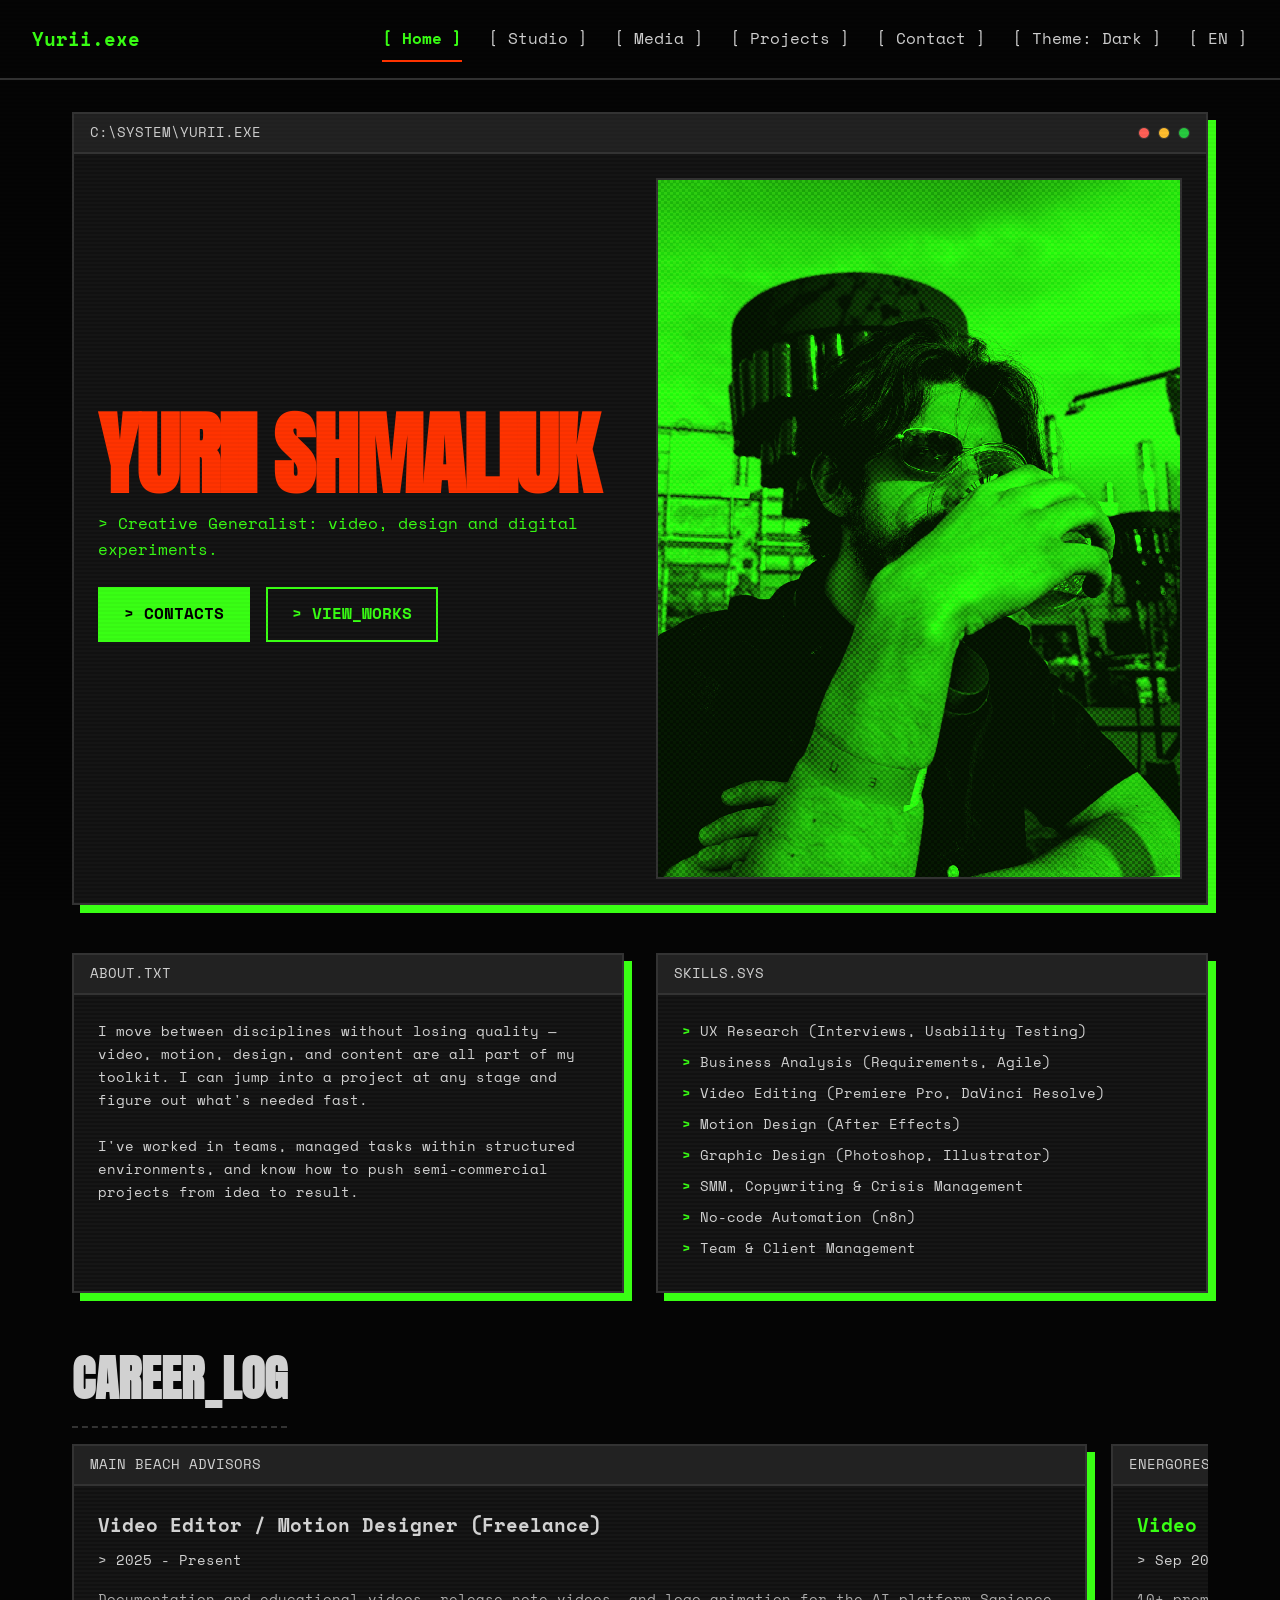
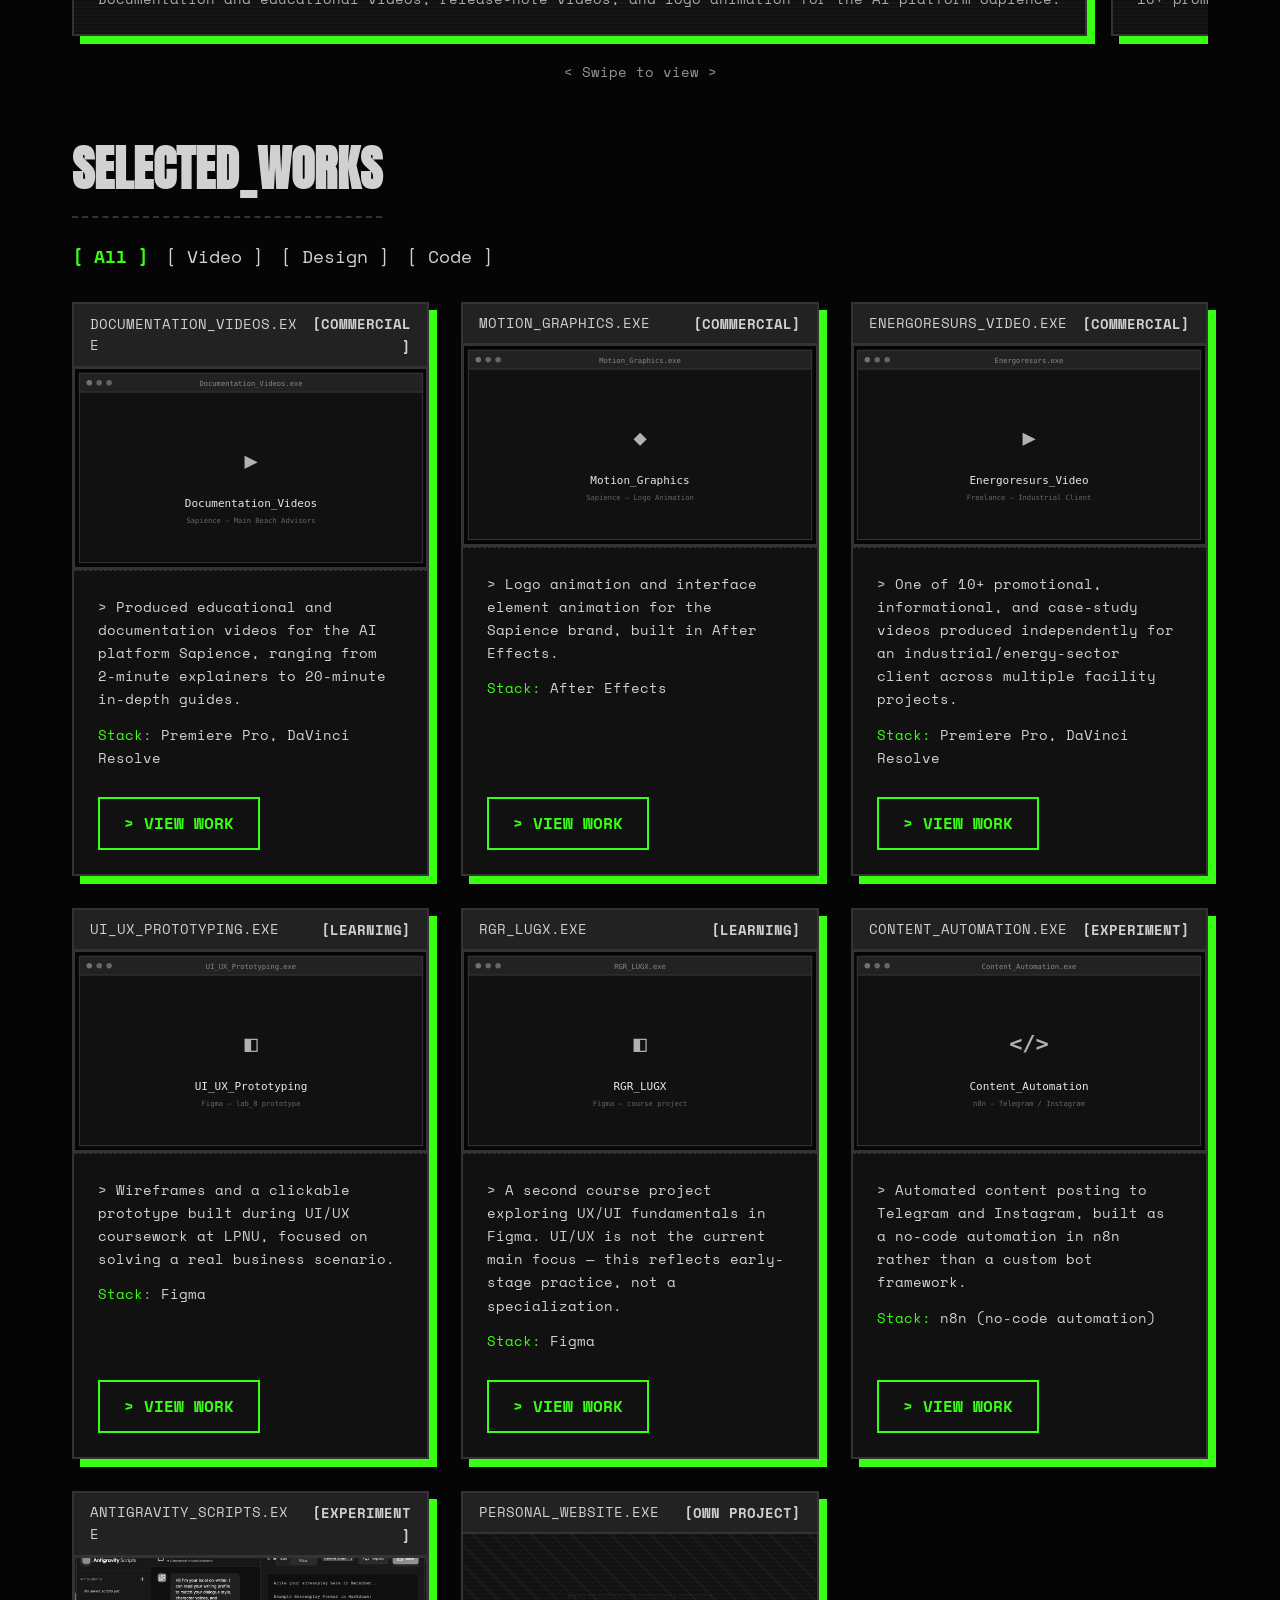
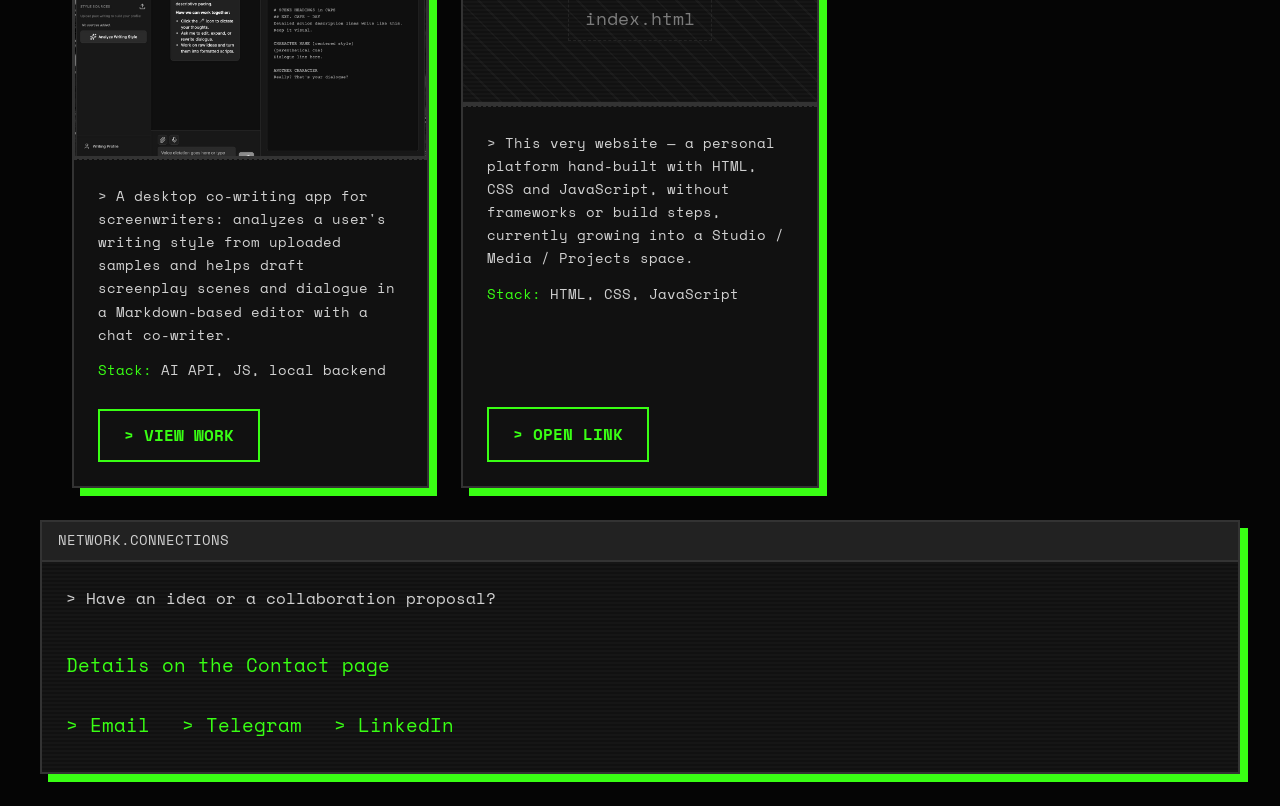
<file: index.html>
<!DOCTYPE html>
<html lang="en" data-theme="dark">
<head>
  <meta charset="UTF-8">
  <meta name="viewport" content="width=device-width, initial-scale=1.0">
  <script>
    // Module Switch early bootstrap: theme/lang before first paint + one-shot entry splash
    try {
      var html = document.documentElement;
      var q = new URLSearchParams(window.location.search);
      var theme = q.get('theme');
      if (theme !== 'dark' && theme !== 'light') { try { theme = window.localStorage.getItem('site_theme'); } catch (e1) {} }
      if (theme !== 'dark' && theme !== 'light') theme = 'dark';
      var lang = q.get('lang');
      if (lang !== 'uk' && lang !== 'en') { try { lang = window.localStorage.getItem('site_lang'); } catch (e2) {} }
      if (lang !== 'uk' && lang !== 'en') lang = 'en';
      html.setAttribute('data-theme', theme);
      html.setAttribute('lang', lang);
      var reduced = false;
      try { reduced = window.matchMedia('(prefers-reduced-motion: reduce)').matches; } catch (e3) {}
      var marker = null;
      try { marker = JSON.parse(window.sessionStorage.getItem('yurii_nav') || 'null'); } catch (e4) {}
      function _yuriiCanon(s) { return s && s.length > 1 ? s.slice(1).split('&').sort().join('&') : ''; }
      if (marker && !reduced && marker.p === window.location.pathname
          && marker.q === _yuriiCanon(window.location.search) && (Date.now() - (marker.ts || 0)) < 8000) {
        try { window.sessionStorage.removeItem('yurii_nav'); } catch (e5) {}
        html.setAttribute('data-switch-in', '');
        window.__yuriiSplash = { since: Date.now() };
        // independent emergency un-cover: works even if transitions.js never loads/runs
        window.setTimeout(function () {
          document.documentElement.removeAttribute('data-switch-in');
          document.documentElement.removeAttribute('data-switch-lock');
        }, 1200);
      }
    } catch (bootErr) { /* transitions stay off: plain navigation keeps working */ }
  </script>
  <title>Yurii Shmaliuk | Creative Generalist</title>
  <link rel="stylesheet" href="css/style.css">
  <link rel="stylesheet" href="css/transitions.css">
  <link rel="icon" href="favicon.svg" type="image/svg+xml">
  <link rel="shortcut icon" href="favicon.svg">
  <link rel="apple-touch-icon" href="favicon.svg">
  <link href="https://fonts.googleapis.com/css2?family=Space+Mono:ital,wght@0,400;0,700;1,400&family=Anton&display=swap" rel="stylesheet">
</head>
<body>
  <!-- Module Switch transition overlay (shown by js/transitions.js) -->
  <div class="module-switch" id="module-switch">
    <div class="module-console window">
      <div class="window-header" aria-hidden="true">
        <span class="window-title">YURII.EXE / MODULE SWITCH</span>
        <div class="window-controls">
          <span class="control close"></span>
          <span class="control min"></span>
          <span class="control max"></span>
        </div>
      </div>
      <div class="window-content">
        <span class="module-command terminal-text" id="module-command" aria-hidden="true">&gt; open portfolio.sys</span>
        <div class="module-segments" aria-hidden="true"><i></i><i></i><i></i><i></i><i></i><i></i><i></i><i></i></div>
        <span class="module-status terminal-text" role="status"><span id="module-status-text" data-uk-status="Переходимо до портфоліо…">Opening portfolio…</span><span class="module-cursor" aria-hidden="true">█</span></span>
      </div>
    </div>
  </div>
  <script>(function(){if(document.documentElement.getAttribute('lang')==='uk'){var s=document.getElementById('module-status-text');if(s&&s.getAttribute('data-uk-status'))s.textContent=s.getAttribute('data-uk-status');}})();</script>

  <!-- Matrix Background & Scanlines -->
  <canvas id="matrix-bg"></canvas>
  <div class="scanlines"></div>

  <!-- Header / Navigation -->
  <header class="retro-header">
    <a href="index.html" class="logo">Yurii.exe</a>
    <button type="button" id="nav-toggle" class="nav-toggle terminal-btn" aria-expanded="false" aria-controls="site-nav" data-i18n="nav_menu">[ Menu ]</button>
    <nav class="retro-nav" id="site-nav" aria-label="Main navigation" data-i18n-aria="nav_aria">
      <a href="index.html" class="nav-link" aria-current="page" data-i18n="nav_home">[ Home ]</a>
      <a href="studio.html" class="nav-link" data-i18n="nav_studio">[ Studio ]</a>
      <a href="media.html" class="nav-link" data-i18n="nav_media">[ Media ]</a>
      <a href="projects.html" class="nav-link" data-i18n="nav_projects">[ Projects ]</a>
      <a href="contact.html" class="nav-link" data-i18n="nav_contact">[ Contact ]</a>
      <button id="theme-toggle" class="terminal-btn" type="button">[ Theme: Dark ]</button>
      <button id="lang-toggle" class="terminal-btn" type="button">[ EN ]</button>
    </nav>
  </header>

  <main>
    <!-- Hero Section -->
    <section class="hero window">
      <div class="window-header">
        <span class="window-title">C:\System\Yurii.exe</span>
        <div class="window-controls">
          <span class="control close"></span>
          <span class="control min"></span>
          <span class="control max"></span>
        </div>
      </div>
      <div class="window-content hero-layout">
        <div class="hero-text-block">
          <h1 class="editorial-title" data-i18n="hero_title">Yurii Shmaliuk</h1>
          <p class="terminal-text" data-i18n="hero_subtitle">> Creative Generalist: video, design and digital experiments.</p>
          <div class="hero-actions">
             <a href="contact.html" class="btn primary" data-i18n="hero_cta">> Contacts</a>
             <a href="#portfolio" class="btn secondary" data-i18n="hero_secondary">> View_Works</a>
          </div>
        </div>
        <div class="hero-image-wrapper">
          <img src="assets/images/profile.jpg" alt="Yurii Shmaliuk" class="threshold-photo" onerror="this.style.display='none'">
        </div>
      </div>
    </section>

    <!-- About & Skills Grid -->
    <div class="grid-2-col">
        <section class="about-section window">
          <div class="window-header"><span class="window-title">about.txt</span></div>
          <div class="window-content">
             <p class="terminal-text small" data-i18n="about_text"></p>
          </div>
        </section>

        <section class="skills-section window">
          <div class="window-header"><span class="window-title">skills.sys</span></div>
          <div class="window-content">
             <ul class="skills-list" id="skills-list">
                <!-- Injected via JS -->
             </ul>
          </div>
        </section>
    </div>

    <!-- Experience Slider -->
    <section class="experience" id="experience">
      <h2 class="section-title" data-i18n="exp_title">Career_Log</h2>
      <div class="timeline-slider" id="timeline-container">
        <!-- Injected via JS -->
      </div>
      <div class="slider-hint terminal-text small" data-i18n="slider_hint">< Swipe to view ></div>
    </section>

    <!-- Portfolio / Works -->
    <section class="portfolio" id="portfolio">
      <h2 class="section-title" data-i18n="works_title">Selected_Works</h2>
      <div class="filters" id="portfolio-filters">
        <button class="filter-btn active" data-filter="all" data-i18n="filter_all">[ All ]</button>
        <button class="filter-btn" data-filter="video" data-i18n="filter_video">[ Video ]</button>
        <button class="filter-btn" data-filter="design" data-i18n="filter_design">[ Design ]</button>
        <button class="filter-btn" data-filter="code" data-i18n="filter_code">[ Code ]</button>
      </div>
      <div class="portfolio-grid" id="portfolio-grid">
        <!-- Injected via JS -->
      </div>
    </section>
  </main>

  <!-- Compact contact footer -->
  <footer class="retro-footer window">
    <div class="window-header"><span class="window-title">Network.Connections</span></div>
    <div class="window-content">
      <p class="terminal-text contact-intro" data-i18n="footer_note">> Have an idea or a collaboration proposal?</p>
      <a href="contact.html" class="social-link" data-i18n="footer_to_contact"></a>
      <div class="contact-info">
        <a href="mailto:yumediawork@gmail.com" class="social-link" data-i18n="contacts_link_email">> Email</a>
        <a href="https://t.me/verrgill" target="_blank" rel="noopener noreferrer" class="social-link" data-i18n="contacts_link_telegram">> Telegram</a>
        <a href="https://www.linkedin.com/in/yurii-shmaliuk-a076a5300/" target="_blank" rel="noopener noreferrer" class="social-link" data-i18n="contacts_link_linkedin">> LinkedIn</a>
      </div>
    </div>
  </footer>

  <!-- Project Modal Lightbox -->
  <div class="modal" id="project-modal" role="dialog" aria-modal="true" aria-labelledby="modal-title" aria-hidden="true" inert>
    <div class="modal-window window">
      <div class="window-header">
        <span class="window-title" id="modal-title">Project.exe</span>
        <button type="button" class="close-modal terminal-btn" data-target="project-modal">[ X ]</button>
      </div>
      <div class="window-content" id="modal-content">
        <!-- Dynamic content (iframe/images) -->
      </div>
      <div class="window-footer" id="modal-footer">
          <!-- Populated by JS -->
      </div>
    </div>
  </div>

  <script src="js/data.js"></script>
<script src="js/i18n.js"></script>
<script src="js/transitions.js"></script>
<script src="js/script.js"></script>
</body>
</html>
</file>
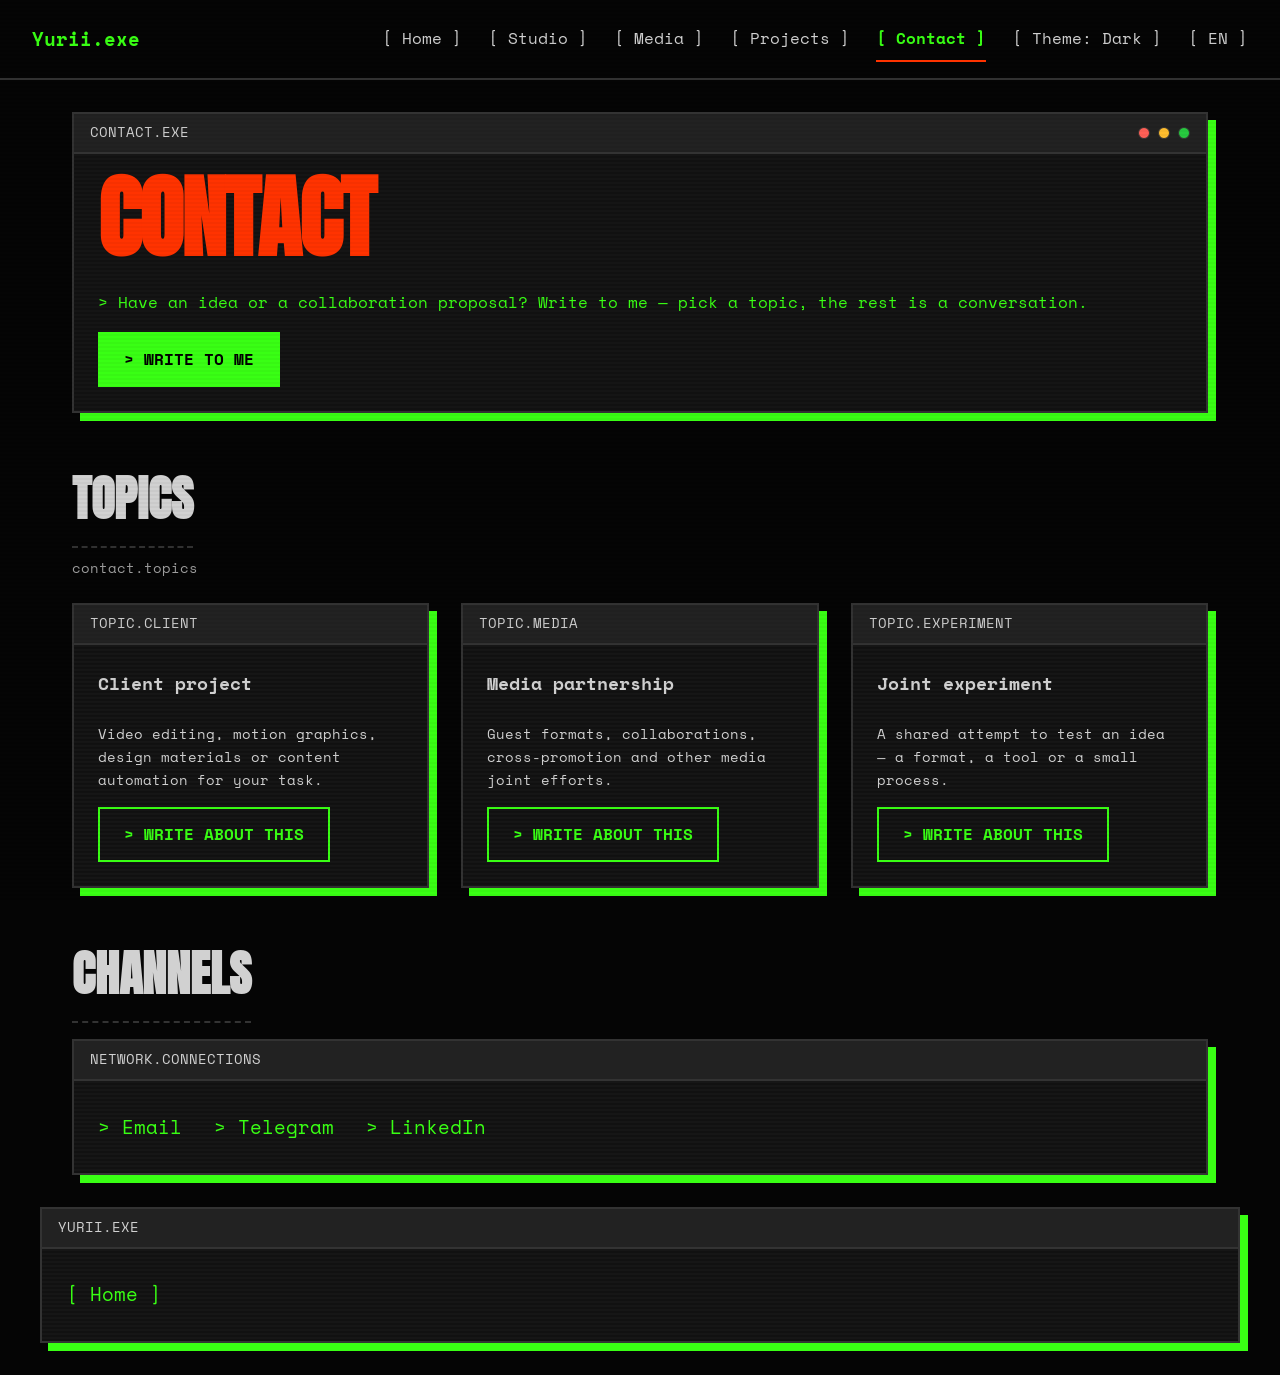
<file: contact.html>
<!DOCTYPE html>
<html lang="en" data-theme="dark">
<head>
  <meta charset="UTF-8">
  <meta name="viewport" content="width=device-width, initial-scale=1.0">
  <script>
    // Module Switch early bootstrap: theme/lang before first paint + one-shot entry splash
    try {
      var html = document.documentElement;
      var q = new URLSearchParams(window.location.search);
      var theme = q.get('theme');
      if (theme !== 'dark' && theme !== 'light') { try { theme = window.localStorage.getItem('site_theme'); } catch (e1) {} }
      if (theme !== 'dark' && theme !== 'light') theme = 'dark';
      var lang = q.get('lang');
      if (lang !== 'uk' && lang !== 'en') { try { lang = window.localStorage.getItem('site_lang'); } catch (e2) {} }
      if (lang !== 'uk' && lang !== 'en') lang = 'en';
      html.setAttribute('data-theme', theme);
      html.setAttribute('lang', lang);
      var reduced = false;
      try { reduced = window.matchMedia('(prefers-reduced-motion: reduce)').matches; } catch (e3) {}
      var marker = null;
      try { marker = JSON.parse(window.sessionStorage.getItem('yurii_nav') || 'null'); } catch (e4) {}
      function _yuriiCanon(s) { return s && s.length > 1 ? s.slice(1).split('&').sort().join('&') : ''; }
      if (marker && !reduced && marker.p === window.location.pathname
          && marker.q === _yuriiCanon(window.location.search) && (Date.now() - (marker.ts || 0)) < 8000) {
        try { window.sessionStorage.removeItem('yurii_nav'); } catch (e5) {}
        html.setAttribute('data-switch-in', '');
        window.__yuriiSplash = { since: Date.now() };
        // independent emergency un-cover: works even if transitions.js never loads/runs
        window.setTimeout(function () {
          document.documentElement.removeAttribute('data-switch-in');
          document.documentElement.removeAttribute('data-switch-lock');
        }, 1200);
      }
    } catch (bootErr) { /* transitions stay off: plain navigation keeps working */ }
  </script>
  <title>Contact | Yurii Shmaliuk</title>
  <link rel="stylesheet" href="css/style.css">
  <link rel="stylesheet" href="css/transitions.css">
  <link rel="icon" href="favicon.svg" type="image/svg+xml">
  <link rel="shortcut icon" href="favicon.svg">
  <link rel="apple-touch-icon" href="favicon.svg">
  <link href="https://fonts.googleapis.com/css2?family=Space+Mono:ital,wght@0,400;0,700;1,400&family=Anton&display=swap" rel="stylesheet">
</head>
<body>
  <!-- Module Switch transition overlay (shown by js/transitions.js) -->
  <div class="module-switch" id="module-switch">
    <div class="module-console window">
      <div class="window-header" aria-hidden="true">
        <span class="window-title">YURII.EXE / MODULE SWITCH</span>
        <div class="window-controls">
          <span class="control close"></span>
          <span class="control min"></span>
          <span class="control max"></span>
        </div>
      </div>
      <div class="window-content">
        <span class="module-command terminal-text" id="module-command" aria-hidden="true">&gt; open contact.exe</span>
        <div class="module-segments" aria-hidden="true"><i></i><i></i><i></i><i></i><i></i><i></i><i></i><i></i></div>
        <span class="module-status terminal-text" role="status"><span id="module-status-text" data-uk-status="Переходимо до контактів…">Opening contacts…</span><span class="module-cursor" aria-hidden="true">█</span></span>
      </div>
    </div>
  </div>
  <script>(function(){if(document.documentElement.getAttribute('lang')==='uk'){var s=document.getElementById('module-status-text');if(s&&s.getAttribute('data-uk-status'))s.textContent=s.getAttribute('data-uk-status');}})();</script>

  <canvas id="matrix-bg"></canvas>
  <div class="scanlines"></div>

  <header class="retro-header">
    <a href="index.html" class="logo">Yurii.exe</a>
    <button type="button" id="nav-toggle" class="nav-toggle terminal-btn" aria-expanded="false" aria-controls="site-nav" data-i18n="nav_menu">[ Menu ]</button>
    <nav class="retro-nav" id="site-nav" aria-label="Main navigation" data-i18n-aria="nav_aria">
      <a href="index.html" class="nav-link" data-i18n="nav_home">[ Home ]</a>
      <a href="studio.html" class="nav-link" data-i18n="nav_studio">[ Studio ]</a>
      <a href="media.html" class="nav-link" data-i18n="nav_media">[ Media ]</a>
      <a href="projects.html" class="nav-link" data-i18n="nav_projects">[ Projects ]</a>
      <a href="contact.html" class="nav-link" aria-current="page" data-i18n="nav_contact">[ Contact ]</a>
      <button id="theme-toggle" class="terminal-btn" type="button">[ Theme: Dark ]</button>
      <button id="lang-toggle" class="terminal-btn" type="button">[ EN ]</button>
    </nav>
  </header>

  <main>
    <!-- Contact hero -->
    <section class="window page-hero">
      <div class="window-header">
        <span class="window-title">contact.exe</span>
        <div class="window-controls">
          <span class="control close"></span>
          <span class="control min"></span>
          <span class="control max"></span>
        </div>
      </div>
      <div class="window-content">
        <h1 class="editorial-title" data-i18n="contact_hero_title">Contact</h1>
        <p class="terminal-text" data-i18n="contact_hero_lead"></p>
        <div class="page-actions">
          <a id="contact-main-email" href="mailto:yumediawork@gmail.com" class="btn primary" data-i18n="contact_btn_write"></a>
        </div>
      </div>
    </section>

    <!-- Topics -->
    <section class="section-block">
      <h2 class="section-title" data-i18n="contact_topics_title">Topics</h2>
      <p class="page-caption terminal-text small">contact.topics</p>
      <div class="topic-grid">
        <article class="topic-card window" data-topic="client">
          <div class="window-header"><span class="window-title">topic.client</span></div>
          <div class="window-content">
            <h3 class="media-title" data-i18n="topic_client_title"></h3>
            <p class="terminal-text small" data-i18n="topic_client_desc"></p>
            <a class="btn secondary js-mailto" data-topic="client" href="mailto:yumediawork@gmail.com?subject=Client%20project" data-i18n="topic_write"></a>
          </div>
        </article>
        <article class="topic-card window" data-topic="media">
          <div class="window-header"><span class="window-title">topic.media</span></div>
          <div class="window-content">
            <h3 class="media-title" data-i18n="topic_media_title"></h3>
            <p class="terminal-text small" data-i18n="topic_media_desc"></p>
            <a class="btn secondary js-mailto" data-topic="media" href="mailto:yumediawork@gmail.com?subject=Media%20partnership" data-i18n="topic_write"></a>
          </div>
        </article>
        <article class="topic-card window" data-topic="experiment">
          <div class="window-header"><span class="window-title">topic.experiment</span></div>
          <div class="window-content">
            <h3 class="media-title" data-i18n="topic_experiment_title"></h3>
            <p class="terminal-text small" data-i18n="topic_experiment_desc"></p>
            <a class="btn secondary js-mailto" data-topic="experiment" href="mailto:yumediawork@gmail.com?subject=Joint%20experiment" data-i18n="topic_write"></a>
          </div>
        </article>
      </div>
    </section>

    <!-- Channels -->
    <section class="section-block">
      <h2 class="section-title" data-i18n="contact_channels_title">Channels</h2>
      <div class="window">
        <div class="window-header"><span class="window-title">Network.Connections</span></div>
        <div class="window-content contact-info align-start">
          <a href="mailto:yumediawork@gmail.com" class="social-link" data-i18n="contacts_link_email">> Email</a>
          <a href="https://t.me/verrgill" target="_blank" rel="noopener noreferrer" class="social-link" data-i18n="contacts_link_telegram">> Telegram</a>
          <a href="https://www.linkedin.com/in/yurii-shmaliuk-a076a5300/" target="_blank" rel="noopener noreferrer" class="social-link" data-i18n="contacts_link_linkedin">> LinkedIn</a>
        </div>
      </div>
    </section>
  </main>

  <!-- Minimal footer: no duplicate contact list on the contact page -->
  <footer class="retro-footer window">
    <div class="window-header"><span class="window-title">yurii.exe</span></div>
    <div class="window-content">
      <a href="index.html" class="social-link" data-i18n="nav_home">[ Home ]</a>
    </div>
  </footer>

  <script src="js/data.js"></script>
<script src="js/i18n.js"></script>
<script src="js/transitions.js"></script>
<script src="js/script.js"></script>
</body>
</html>
</file>
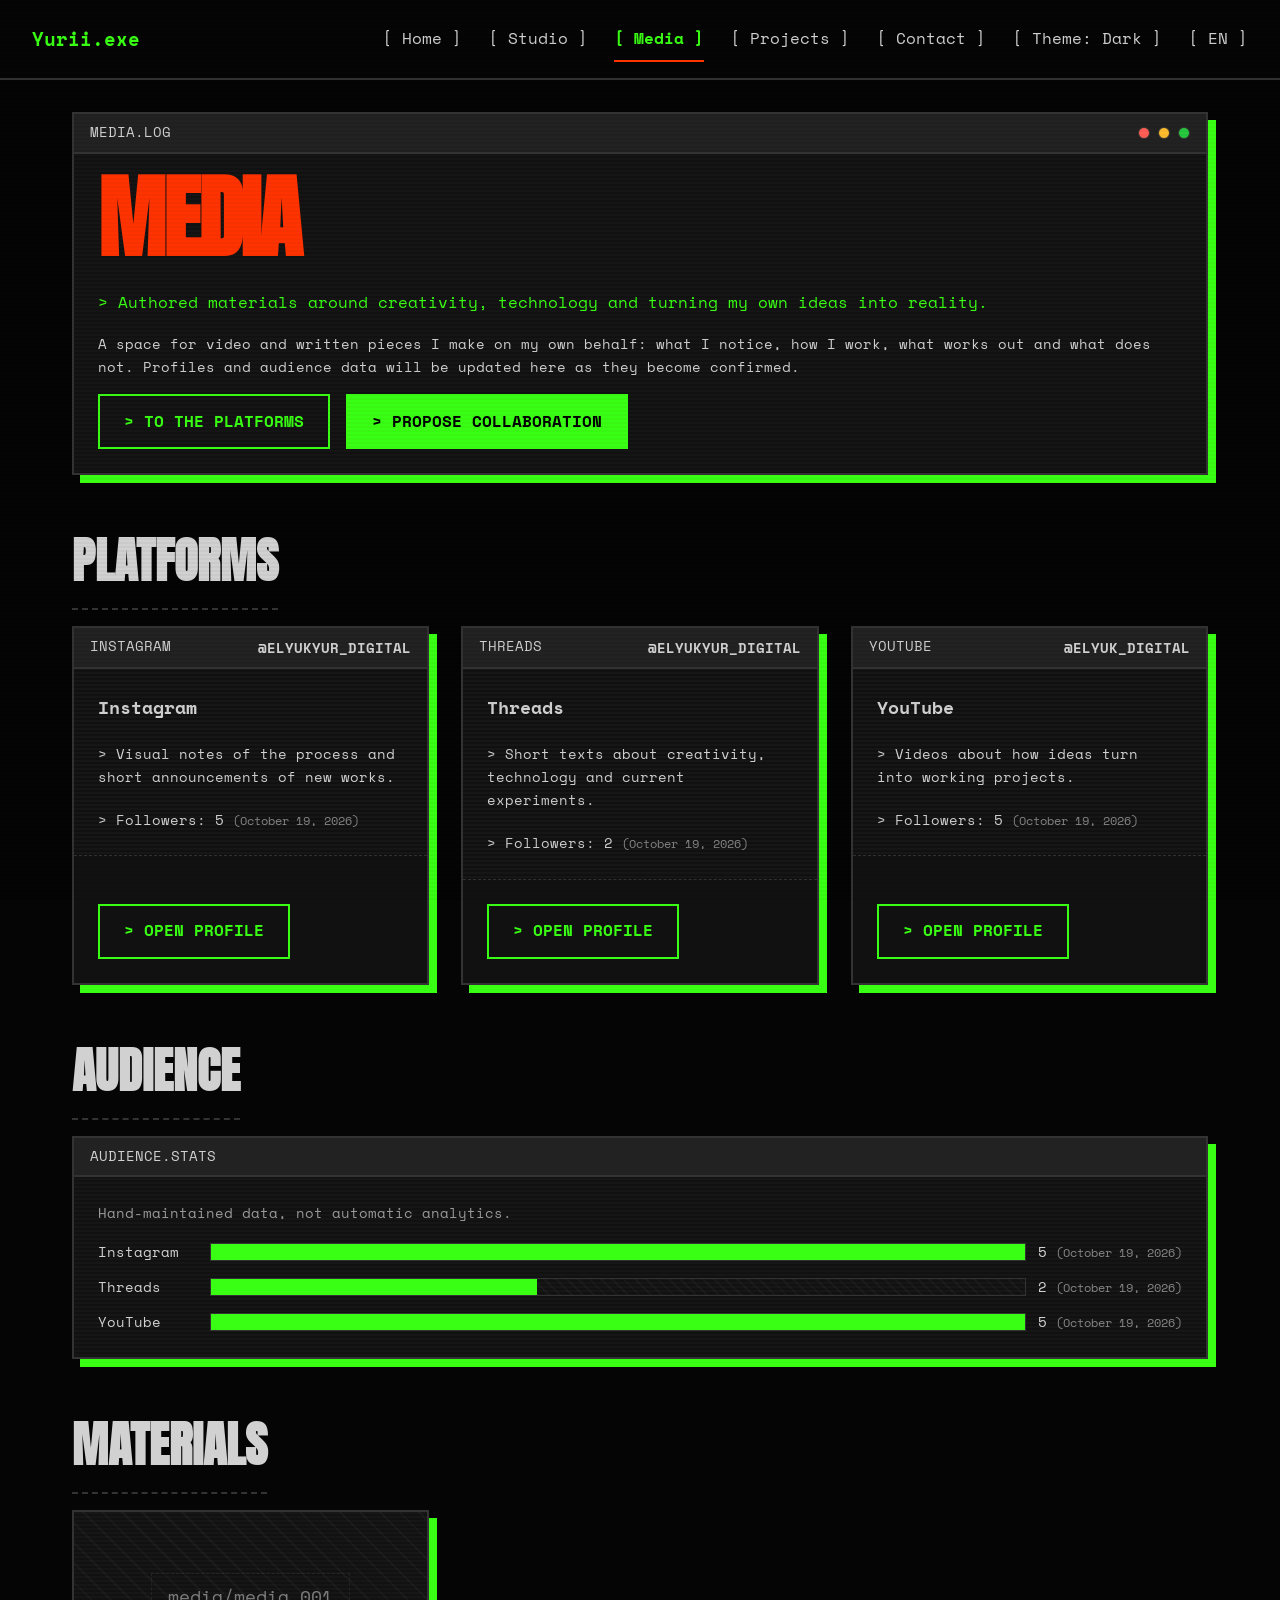
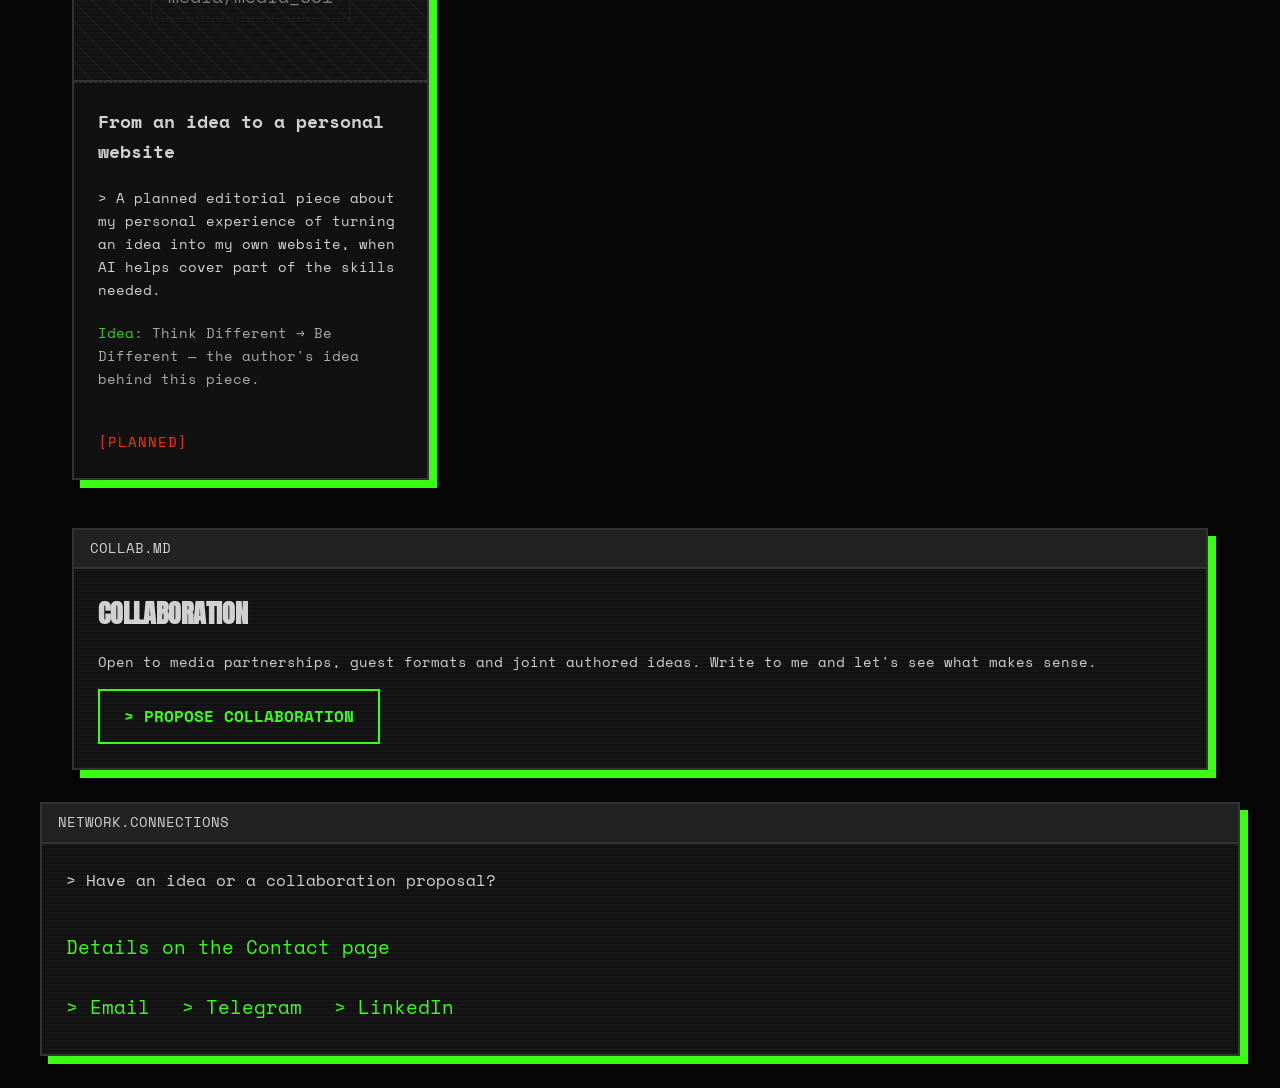
<file: media.html>
<!DOCTYPE html>
<html lang="en" data-theme="dark">
<head>
  <meta charset="UTF-8">
  <meta name="viewport" content="width=device-width, initial-scale=1.0">
  <script>
    // Module Switch early bootstrap: theme/lang before first paint + one-shot entry splash
    try {
      var html = document.documentElement;
      var q = new URLSearchParams(window.location.search);
      var theme = q.get('theme');
      if (theme !== 'dark' && theme !== 'light') { try { theme = window.localStorage.getItem('site_theme'); } catch (e1) {} }
      if (theme !== 'dark' && theme !== 'light') theme = 'dark';
      var lang = q.get('lang');
      if (lang !== 'uk' && lang !== 'en') { try { lang = window.localStorage.getItem('site_lang'); } catch (e2) {} }
      if (lang !== 'uk' && lang !== 'en') lang = 'en';
      html.setAttribute('data-theme', theme);
      html.setAttribute('lang', lang);
      var reduced = false;
      try { reduced = window.matchMedia('(prefers-reduced-motion: reduce)').matches; } catch (e3) {}
      var marker = null;
      try { marker = JSON.parse(window.sessionStorage.getItem('yurii_nav') || 'null'); } catch (e4) {}
      function _yuriiCanon(s) { return s && s.length > 1 ? s.slice(1).split('&').sort().join('&') : ''; }
      if (marker && !reduced && marker.p === window.location.pathname
          && marker.q === _yuriiCanon(window.location.search) && (Date.now() - (marker.ts || 0)) < 8000) {
        try { window.sessionStorage.removeItem('yurii_nav'); } catch (e5) {}
        html.setAttribute('data-switch-in', '');
        window.__yuriiSplash = { since: Date.now() };
        // independent emergency un-cover: works even if transitions.js never loads/runs
        window.setTimeout(function () {
          document.documentElement.removeAttribute('data-switch-in');
          document.documentElement.removeAttribute('data-switch-lock');
        }, 1200);
      }
    } catch (bootErr) { /* transitions stay off: plain navigation keeps working */ }
  </script>
  <title>Media | Yurii Shmaliuk</title>
  <link rel="stylesheet" href="css/style.css">
  <link rel="stylesheet" href="css/transitions.css">
  <link rel="icon" href="favicon.svg" type="image/svg+xml">
  <link rel="shortcut icon" href="favicon.svg">
  <link rel="apple-touch-icon" href="favicon.svg">
  <link href="https://fonts.googleapis.com/css2?family=Space+Mono:ital,wght@0,400;0,700;1,400&family=Anton&display=swap" rel="stylesheet">
</head>
<body>
  <!-- Module Switch transition overlay (shown by js/transitions.js) -->
  <div class="module-switch" id="module-switch">
    <div class="module-console window">
      <div class="window-header" aria-hidden="true">
        <span class="window-title">YURII.EXE / MODULE SWITCH</span>
        <div class="window-controls">
          <span class="control close"></span>
          <span class="control min"></span>
          <span class="control max"></span>
        </div>
      </div>
      <div class="window-content">
        <span class="module-command terminal-text" id="module-command" aria-hidden="true">&gt; open media.log</span>
        <div class="module-segments" aria-hidden="true"><i></i><i></i><i></i><i></i><i></i><i></i><i></i><i></i></div>
        <span class="module-status terminal-text" role="status"><span id="module-status-text" data-uk-status="Переходимо до медіа…">Opening media…</span><span class="module-cursor" aria-hidden="true">█</span></span>
      </div>
    </div>
  </div>
  <script>(function(){if(document.documentElement.getAttribute('lang')==='uk'){var s=document.getElementById('module-status-text');if(s&&s.getAttribute('data-uk-status'))s.textContent=s.getAttribute('data-uk-status');}})();</script>

  <canvas id="matrix-bg"></canvas>
  <div class="scanlines"></div>

  <header class="retro-header">
    <a href="index.html" class="logo">Yurii.exe</a>
    <button type="button" id="nav-toggle" class="nav-toggle terminal-btn" aria-expanded="false" aria-controls="site-nav" data-i18n="nav_menu">[ Menu ]</button>
    <nav class="retro-nav" id="site-nav" aria-label="Main navigation" data-i18n-aria="nav_aria">
      <a href="index.html" class="nav-link" data-i18n="nav_home">[ Home ]</a>
      <a href="studio.html" class="nav-link" data-i18n="nav_studio">[ Studio ]</a>
      <a href="media.html" class="nav-link" aria-current="page" data-i18n="nav_media">[ Media ]</a>
      <a href="projects.html" class="nav-link" data-i18n="nav_projects">[ Projects ]</a>
      <a href="contact.html" class="nav-link" data-i18n="nav_contact">[ Contact ]</a>
      <button id="theme-toggle" class="terminal-btn" type="button">[ Theme: Dark ]</button>
      <button id="lang-toggle" class="terminal-btn" type="button">[ EN ]</button>
    </nav>
  </header>

  <main>
    <!-- Media hero -->
    <section class="window page-hero">
      <div class="window-header">
        <span class="window-title">media.log</span>
        <div class="window-controls">
          <span class="control close"></span>
          <span class="control min"></span>
          <span class="control max"></span>
        </div>
      </div>
      <div class="window-content">
        <h1 class="editorial-title" data-i18n="media_hero_title">Media</h1>
        <p class="terminal-text" data-i18n="media_hero_lead"></p>
        <p class="terminal-text small" data-i18n="media_intro_txt"></p>
        <div class="page-actions">
          <a href="#platforms" class="btn secondary" data-i18n="action_platforms"></a>
          <a href="contact.html?topic=media" class="btn primary" data-i18n="action_colab"></a>
        </div>
      </div>
    </section>

    <div id="media-page">
      <!-- A. Platforms -->
      <section class="section-block" id="platforms">
        <h2 class="section-title" data-i18n="platforms_title">Platforms</h2>
        <div class="media-grid" id="platforms-grid">
          <!-- Injected via JS -->
        </div>
      </section>

      <!-- C. Audience -->
      <section class="section-block">
        <h2 class="section-title" data-i18n="audience_title">Audience</h2>
        <div class="window">
          <div class="window-header"><span class="window-title">audience.stats</span></div>
          <div class="window-content" id="audience-box">
            <!-- Injected via JS -->
          </div>
        </div>
      </section>

      <!-- D. Materials -->
      <section class="section-block">
        <h2 class="section-title" data-i18n="materials_title">Materials</h2>
        <div class="media-grid" id="materials-grid">
          <!-- Injected via JS -->
        </div>
      </section>

      <!-- E. Media collaboration -->
      <section class="section-block">
        <div class="window">
          <div class="window-header"><span class="window-title">collab.md</span></div>
          <div class="window-content" style="display:flex; flex-direction: column; gap: 1rem; align-items: flex-start;">
            <h3 class="section-title" style="font-size: 1.6rem; border: none; padding: 0; margin: 0;" data-i18n="colab_title"></h3>
            <p class="terminal-text small" data-i18n="colab_txt"></p>
            <a href="contact.html?topic=media" class="btn secondary" data-i18n="colab_cta"></a>
          </div>
        </div>
      </section>
    </div>
  </main>

  <footer class="retro-footer window">
    <div class="window-header"><span class="window-title">Network.Connections</span></div>
    <div class="window-content">
      <p class="terminal-text contact-intro" data-i18n="footer_note"></p>
      <a href="contact.html" class="social-link" data-i18n="footer_to_contact"></a>
      <div class="contact-info">
        <a href="mailto:yumediawork@gmail.com" class="social-link" data-i18n="contacts_link_email">> Email</a>
        <a href="https://t.me/verrgill" target="_blank" rel="noopener noreferrer" class="social-link" data-i18n="contacts_link_telegram">> Telegram</a>
        <a href="https://www.linkedin.com/in/yurii-shmaliuk-a076a5300/" target="_blank" rel="noopener noreferrer" class="social-link" data-i18n="contacts_link_linkedin">> LinkedIn</a>
      </div>
    </div>
  </footer>

  <script src="js/media-data.js"></script>
<script src="js/i18n.js"></script>
<script src="js/transitions.js"></script>
<script src="js/script.js"></script>
</body>
</html>
</file>
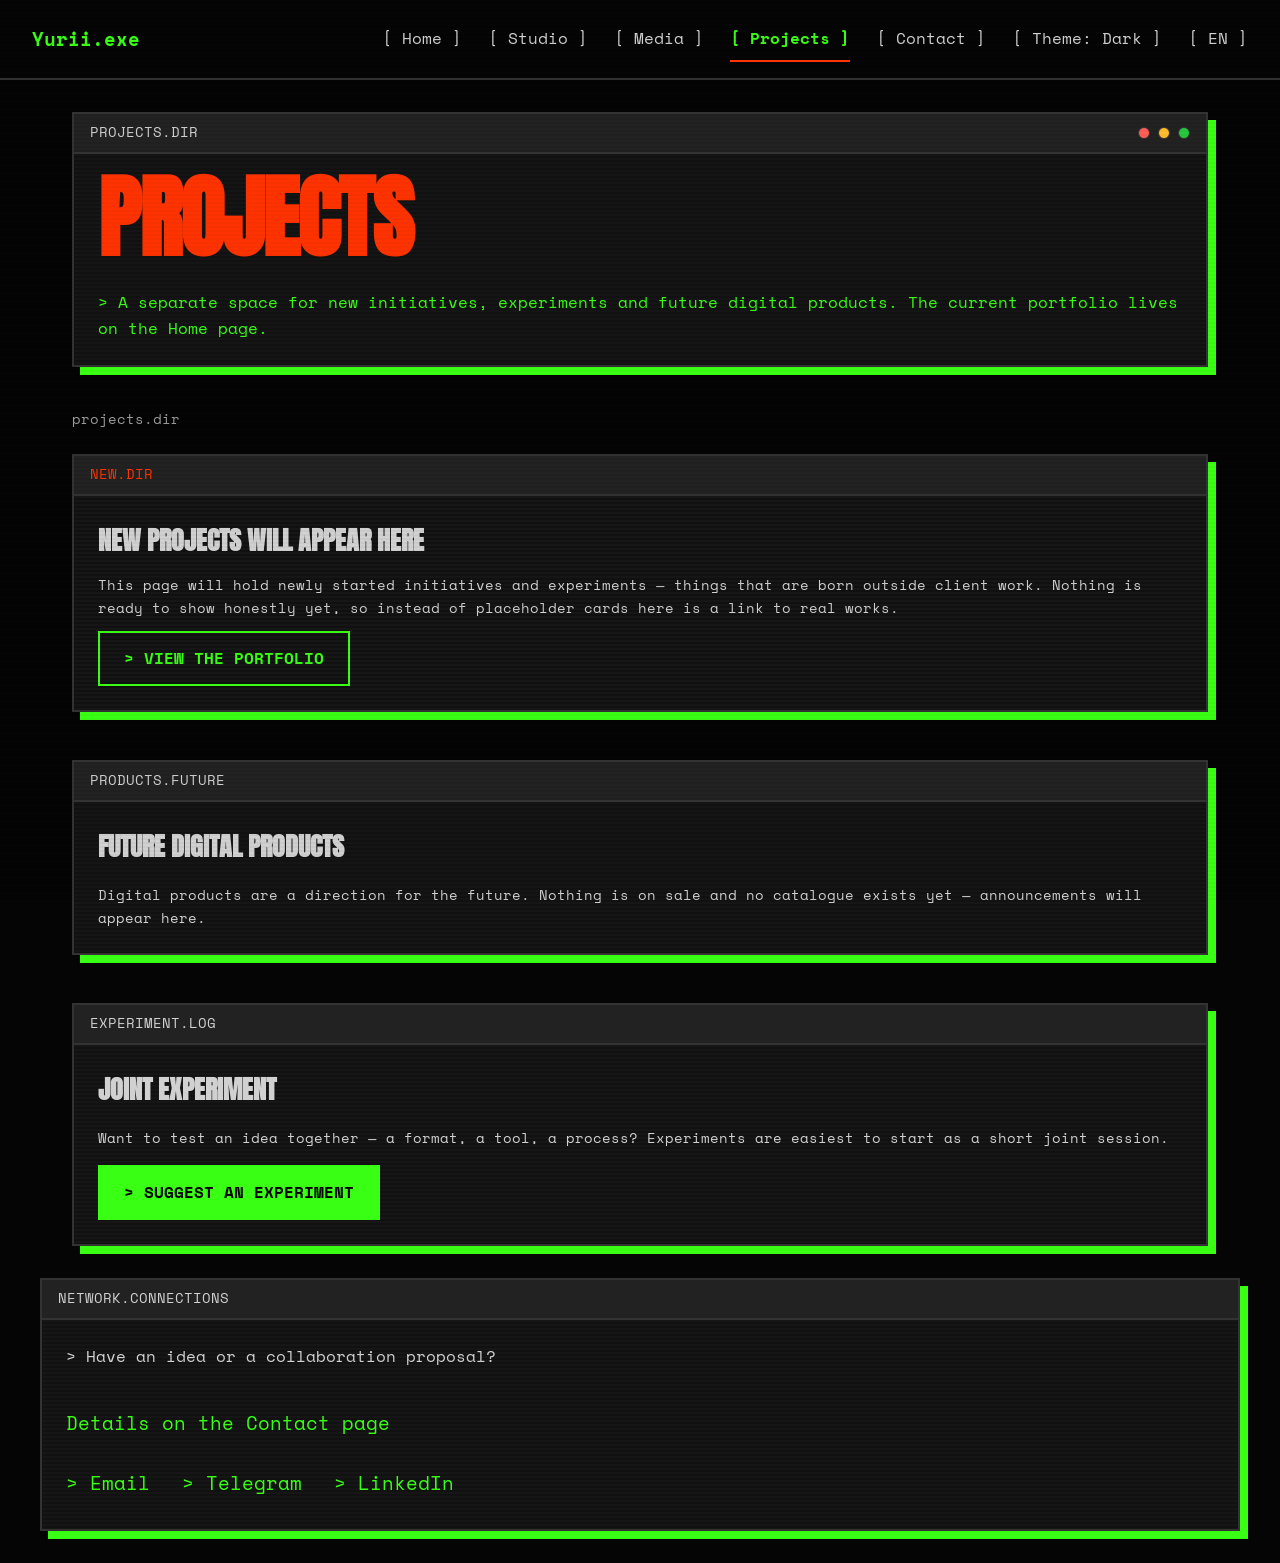
<file: projects.html>
<!DOCTYPE html>
<html lang="en" data-theme="dark">
<head>
  <meta charset="UTF-8">
  <meta name="viewport" content="width=device-width, initial-scale=1.0">
  <script>
    // Module Switch early bootstrap: theme/lang before first paint + one-shot entry splash
    try {
      var html = document.documentElement;
      var q = new URLSearchParams(window.location.search);
      var theme = q.get('theme');
      if (theme !== 'dark' && theme !== 'light') { try { theme = window.localStorage.getItem('site_theme'); } catch (e1) {} }
      if (theme !== 'dark' && theme !== 'light') theme = 'dark';
      var lang = q.get('lang');
      if (lang !== 'uk' && lang !== 'en') { try { lang = window.localStorage.getItem('site_lang'); } catch (e2) {} }
      if (lang !== 'uk' && lang !== 'en') lang = 'en';
      html.setAttribute('data-theme', theme);
      html.setAttribute('lang', lang);
      var reduced = false;
      try { reduced = window.matchMedia('(prefers-reduced-motion: reduce)').matches; } catch (e3) {}
      var marker = null;
      try { marker = JSON.parse(window.sessionStorage.getItem('yurii_nav') || 'null'); } catch (e4) {}
      function _yuriiCanon(s) { return s && s.length > 1 ? s.slice(1).split('&').sort().join('&') : ''; }
      if (marker && !reduced && marker.p === window.location.pathname
          && marker.q === _yuriiCanon(window.location.search) && (Date.now() - (marker.ts || 0)) < 8000) {
        try { window.sessionStorage.removeItem('yurii_nav'); } catch (e5) {}
        html.setAttribute('data-switch-in', '');
        window.__yuriiSplash = { since: Date.now() };
        // independent emergency un-cover: works even if transitions.js never loads/runs
        window.setTimeout(function () {
          document.documentElement.removeAttribute('data-switch-in');
          document.documentElement.removeAttribute('data-switch-lock');
        }, 1200);
      }
    } catch (bootErr) { /* transitions stay off: plain navigation keeps working */ }
  </script>
  <title>Projects | Yurii Shmaliuk</title>
  <link rel="stylesheet" href="css/style.css">
  <link rel="stylesheet" href="css/transitions.css">
  <link rel="icon" href="favicon.svg" type="image/svg+xml">
  <link rel="shortcut icon" href="favicon.svg">
  <link rel="apple-touch-icon" href="favicon.svg">
  <link href="https://fonts.googleapis.com/css2?family=Space+Mono:ital,wght@0,400;0,700;1,400&family=Anton&display=swap" rel="stylesheet">
</head>
<body>
  <!-- Module Switch transition overlay (shown by js/transitions.js) -->
  <div class="module-switch" id="module-switch">
    <div class="module-console window">
      <div class="window-header" aria-hidden="true">
        <span class="window-title">YURII.EXE / MODULE SWITCH</span>
        <div class="window-controls">
          <span class="control close"></span>
          <span class="control min"></span>
          <span class="control max"></span>
        </div>
      </div>
      <div class="window-content">
        <span class="module-command terminal-text" id="module-command" aria-hidden="true">&gt; open projects.dir</span>
        <div class="module-segments" aria-hidden="true"><i></i><i></i><i></i><i></i><i></i><i></i><i></i><i></i></div>
        <span class="module-status terminal-text" role="status"><span id="module-status-text" data-uk-status="Переходимо до проєктів…">Opening projects…</span><span class="module-cursor" aria-hidden="true">█</span></span>
      </div>
    </div>
  </div>
  <script>(function(){if(document.documentElement.getAttribute('lang')==='uk'){var s=document.getElementById('module-status-text');if(s&&s.getAttribute('data-uk-status'))s.textContent=s.getAttribute('data-uk-status');}})();</script>

  <canvas id="matrix-bg"></canvas>
  <div class="scanlines"></div>

  <header class="retro-header">
    <a href="index.html" class="logo">Yurii.exe</a>
    <button type="button" id="nav-toggle" class="nav-toggle terminal-btn" aria-expanded="false" aria-controls="site-nav" data-i18n="nav_menu">[ Menu ]</button>
    <nav class="retro-nav" id="site-nav" aria-label="Main navigation" data-i18n-aria="nav_aria">
      <a href="index.html" class="nav-link" data-i18n="nav_home">[ Home ]</a>
      <a href="studio.html" class="nav-link" data-i18n="nav_studio">[ Studio ]</a>
      <a href="media.html" class="nav-link" data-i18n="nav_media">[ Media ]</a>
      <a href="projects.html" class="nav-link" aria-current="page" data-i18n="nav_projects">[ Projects ]</a>
      <a href="contact.html" class="nav-link" data-i18n="nav_contact">[ Contact ]</a>
      <button id="theme-toggle" class="terminal-btn" type="button">[ Theme: Dark ]</button>
      <button id="lang-toggle" class="terminal-btn" type="button">[ EN ]</button>
    </nav>
  </header>

  <main>
    <!-- Projects hero -->
    <section class="window page-hero">
      <div class="window-header">
        <span class="window-title">projects.dir</span>
        <div class="window-controls">
          <span class="control close"></span>
          <span class="control min"></span>
          <span class="control max"></span>
        </div>
      </div>
      <div class="window-content">
        <h1 class="editorial-title" data-i18n="projects_hero_title">Projects</h1>
        <p class="terminal-text" data-i18n="projects_hero_lead"></p>
      </div>
    </section>

    <!-- New initiatives: honest empty state -->
    <section class="section-block">
      <p class="page-caption terminal-text small">projects.dir</p>
      <div class="window empty-state">
        <div class="window-header"><span class="window-title">new.dir</span></div>
        <div class="window-content">
          <h3 class="section-title" style="font-size: 1.6rem; border: none; padding: 0; margin: 0;" data-i18n="projects_empty_title"></h3>
          <p class="terminal-text small" data-i18n="projects_empty_desc"></p>
          <a href="index.html#portfolio" class="btn secondary" data-i18n="studio_portfolio_link"></a>
        </div>
      </div>
    </section>

    <!-- Future digital products -->
    <section class="section-block">
      <div class="window">
        <div class="window-header"><span class="window-title">products.future</span></div>
        <div class="window-content" style="display:flex; flex-direction: column; gap: 1rem; align-items: flex-start;">
          <h3 class="section-title" style="font-size: 1.6rem; border: none; padding: 0; margin: 0;" data-i18n="products_title"></h3>
          <p class="terminal-text small" data-i18n="products_txt"></p>
        </div>
      </div>
    </section>

    <!-- Joint experiment CTA -->
    <section class="section-block">
      <div class="window">
        <div class="window-header"><span class="window-title">experiment.log</span></div>
        <div class="window-content" style="display:flex; flex-direction: column; gap: 1rem; align-items: flex-start;">
          <h3 class="section-title" style="font-size: 1.6rem; border: none; padding: 0; margin: 0;" data-i18n="experiment_title"></h3>
          <p class="terminal-text small" data-i18n="experiment_txt"></p>
          <a href="contact.html?topic=experiment" class="btn primary" data-i18n="experiment_cta"></a>
        </div>
      </div>
    </section>
  </main>

  <footer class="retro-footer window">
    <div class="window-header"><span class="window-title">Network.Connections</span></div>
    <div class="window-content">
      <p class="terminal-text contact-intro" data-i18n="footer_note"></p>
      <a href="contact.html" class="social-link" data-i18n="footer_to_contact"></a>
      <div class="contact-info">
        <a href="mailto:yumediawork@gmail.com" class="social-link" data-i18n="contacts_link_email">> Email</a>
        <a href="https://t.me/verrgill" target="_blank" rel="noopener noreferrer" class="social-link" data-i18n="contacts_link_telegram">> Telegram</a>
        <a href="https://www.linkedin.com/in/yurii-shmaliuk-a076a5300/" target="_blank" rel="noopener noreferrer" class="social-link" data-i18n="contacts_link_linkedin">> LinkedIn</a>
      </div>
    </div>
  </footer>

  <script src="js/data.js"></script>
<script src="js/i18n.js"></script>
<script src="js/transitions.js"></script>
<script src="js/script.js"></script>
</body>
</html>
</file>
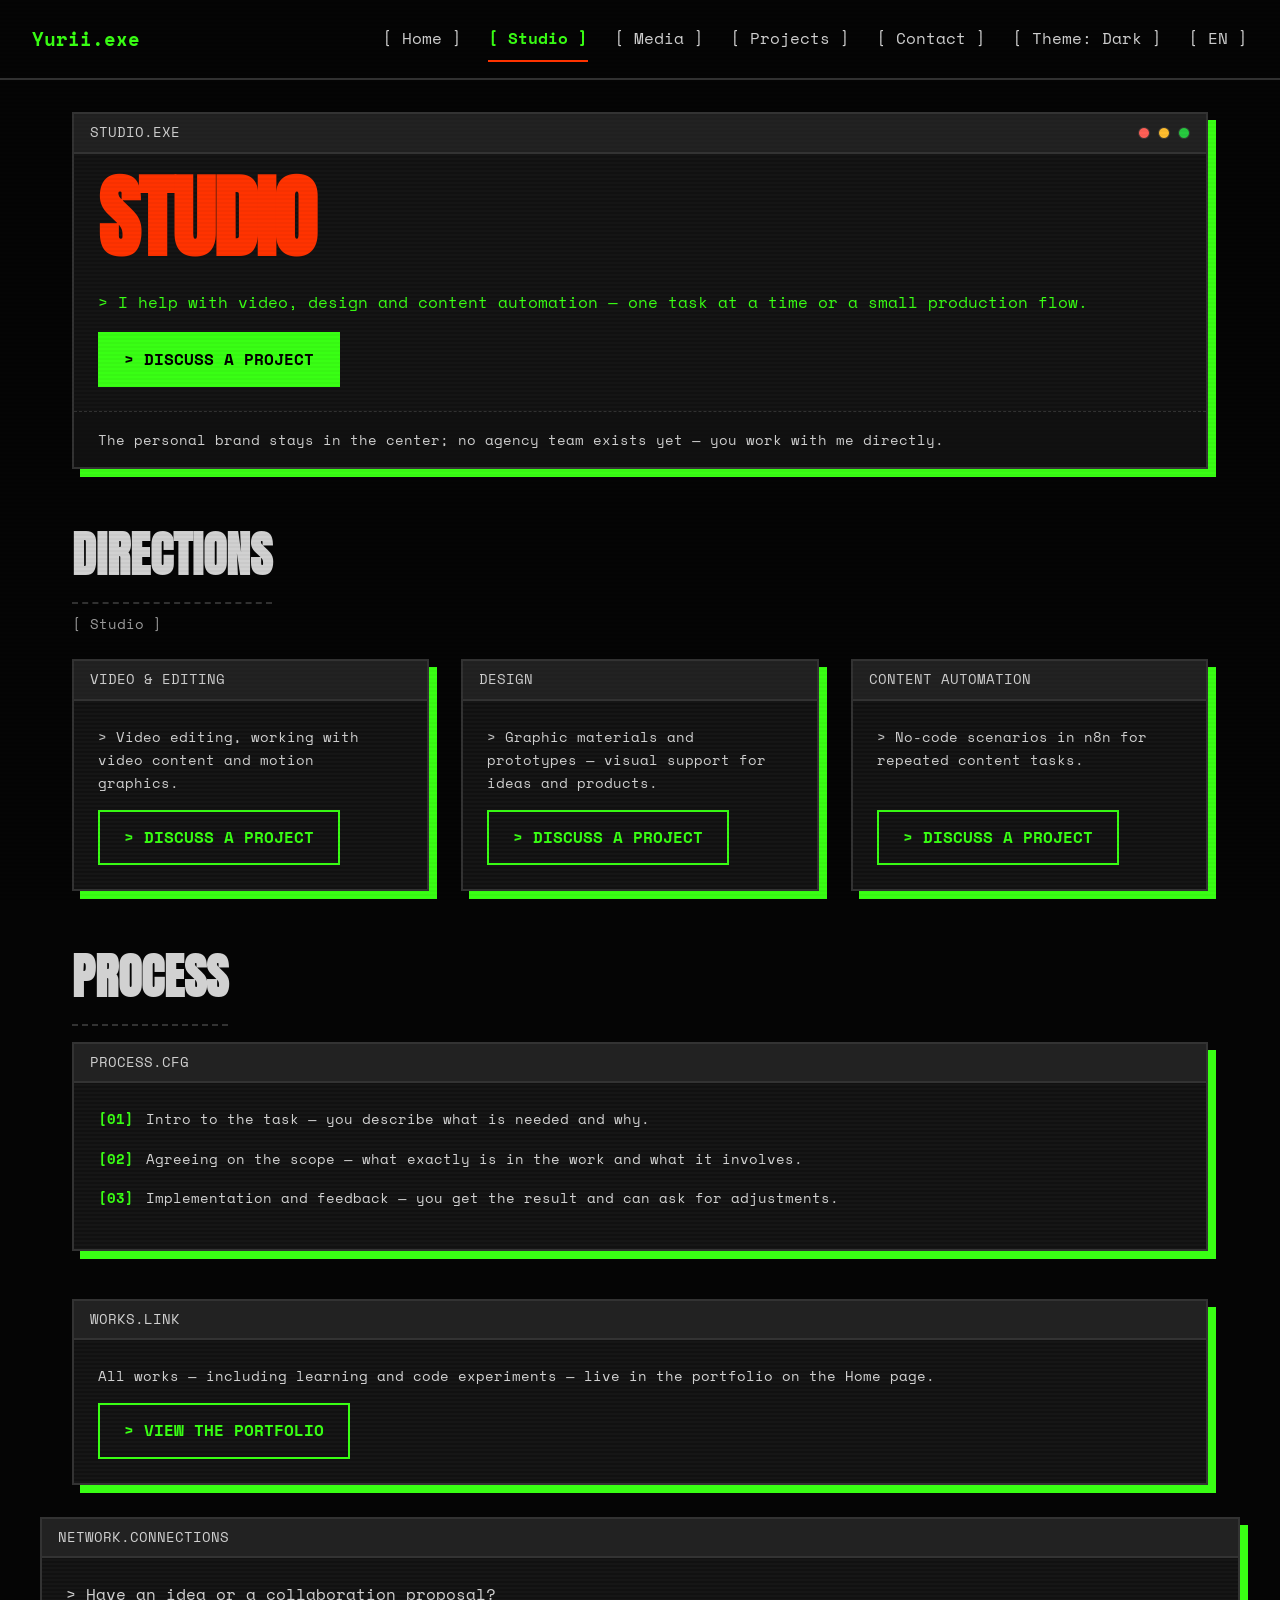
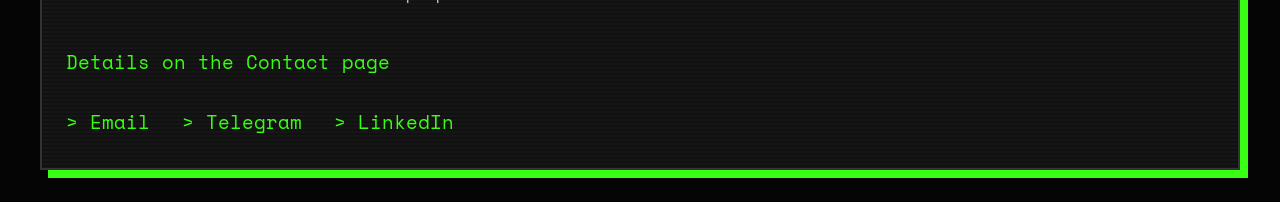
<file: studio.html>
<!DOCTYPE html>
<html lang="en" data-theme="dark">
<head>
  <meta charset="UTF-8">
  <meta name="viewport" content="width=device-width, initial-scale=1.0">
  <script>
    // Module Switch early bootstrap: theme/lang before first paint + one-shot entry splash
    try {
      var html = document.documentElement;
      var q = new URLSearchParams(window.location.search);
      var theme = q.get('theme');
      if (theme !== 'dark' && theme !== 'light') { try { theme = window.localStorage.getItem('site_theme'); } catch (e1) {} }
      if (theme !== 'dark' && theme !== 'light') theme = 'dark';
      var lang = q.get('lang');
      if (lang !== 'uk' && lang !== 'en') { try { lang = window.localStorage.getItem('site_lang'); } catch (e2) {} }
      if (lang !== 'uk' && lang !== 'en') lang = 'en';
      html.setAttribute('data-theme', theme);
      html.setAttribute('lang', lang);
      var reduced = false;
      try { reduced = window.matchMedia('(prefers-reduced-motion: reduce)').matches; } catch (e3) {}
      var marker = null;
      try { marker = JSON.parse(window.sessionStorage.getItem('yurii_nav') || 'null'); } catch (e4) {}
      function _yuriiCanon(s) { return s && s.length > 1 ? s.slice(1).split('&').sort().join('&') : ''; }
      if (marker && !reduced && marker.p === window.location.pathname
          && marker.q === _yuriiCanon(window.location.search) && (Date.now() - (marker.ts || 0)) < 8000) {
        try { window.sessionStorage.removeItem('yurii_nav'); } catch (e5) {}
        html.setAttribute('data-switch-in', '');
        window.__yuriiSplash = { since: Date.now() };
        // independent emergency un-cover: works even if transitions.js never loads/runs
        window.setTimeout(function () {
          document.documentElement.removeAttribute('data-switch-in');
          document.documentElement.removeAttribute('data-switch-lock');
        }, 1200);
      }
    } catch (bootErr) { /* transitions stay off: plain navigation keeps working */ }
  </script>
  <title>Studio | Yurii Shmaliuk</title>
  <link rel="stylesheet" href="css/style.css">
  <link rel="stylesheet" href="css/transitions.css">
  <link rel="icon" href="favicon.svg" type="image/svg+xml">
  <link rel="shortcut icon" href="favicon.svg">
  <link rel="apple-touch-icon" href="favicon.svg">
  <link href="https://fonts.googleapis.com/css2?family=Space+Mono:ital,wght@0,400;0,700;1,400&family=Anton&display=swap" rel="stylesheet">
</head>
<body>
  <!-- Module Switch transition overlay (shown by js/transitions.js) -->
  <div class="module-switch" id="module-switch">
    <div class="module-console window">
      <div class="window-header" aria-hidden="true">
        <span class="window-title">YURII.EXE / MODULE SWITCH</span>
        <div class="window-controls">
          <span class="control close"></span>
          <span class="control min"></span>
          <span class="control max"></span>
        </div>
      </div>
      <div class="window-content">
        <span class="module-command terminal-text" id="module-command" aria-hidden="true">&gt; open studio.exe</span>
        <div class="module-segments" aria-hidden="true"><i></i><i></i><i></i><i></i><i></i><i></i><i></i><i></i></div>
        <span class="module-status terminal-text" role="status"><span id="module-status-text" data-uk-status="Переходимо до студії…">Opening studio…</span><span class="module-cursor" aria-hidden="true">█</span></span>
      </div>
    </div>
  </div>
  <script>(function(){if(document.documentElement.getAttribute('lang')==='uk'){var s=document.getElementById('module-status-text');if(s&&s.getAttribute('data-uk-status'))s.textContent=s.getAttribute('data-uk-status');}})();</script>

  <canvas id="matrix-bg"></canvas>
  <div class="scanlines"></div>

  <header class="retro-header">
    <a href="index.html" class="logo">Yurii.exe</a>
    <button type="button" id="nav-toggle" class="nav-toggle terminal-btn" aria-expanded="false" aria-controls="site-nav" data-i18n="nav_menu">[ Menu ]</button>
    <nav class="retro-nav" id="site-nav" aria-label="Main navigation" data-i18n-aria="nav_aria">
      <a href="index.html" class="nav-link" data-i18n="nav_home">[ Home ]</a>
      <a href="studio.html" class="nav-link" aria-current="page" data-i18n="nav_studio">[ Studio ]</a>
      <a href="media.html" class="nav-link" data-i18n="nav_media">[ Media ]</a>
      <a href="projects.html" class="nav-link" data-i18n="nav_projects">[ Projects ]</a>
      <a href="contact.html" class="nav-link" data-i18n="nav_contact">[ Contact ]</a>
      <button id="theme-toggle" class="terminal-btn" type="button">[ Theme: Dark ]</button>
      <button id="lang-toggle" class="terminal-btn" type="button">[ EN ]</button>
    </nav>
  </header>

  <main>
    <!-- Studio hero -->
    <section class="window page-hero">
      <div class="window-header">
        <span class="window-title">studio.exe</span>
        <div class="window-controls">
          <span class="control close"></span>
          <span class="control min"></span>
          <span class="control max"></span>
        </div>
      </div>
      <div class="window-content">
        <h1 class="editorial-title" data-i18n="studio_hero_title">Studio</h1>
        <p class="terminal-text" data-i18n="studio_hero_lead"></p>
        <div class="page-actions">
          <a href="contact.html?topic=client" class="btn primary" data-i18n="studio_cta"></a>
        </div>
      </div>
      <div class="window-footer">
        <p class="terminal-text small" data-i18n="studio_note"></p>
      </div>
    </section>

    <!-- Directions -->
    <section class="section-block">
      <h2 class="section-title" data-i18n="services_title">Directions</h2>
      <p class="page-caption terminal-text small" data-i18n="nav_studio">[ Studio ]</p>
      <div class="studio-services" id="studio-services">
        <!-- Injected via JS -->
      </div>
    </section>

    <!-- Process -->
    <section class="section-block">
      <h2 class="section-title" data-i18n="process_title">Process</h2>
      <div class="window">
        <div class="window-header"><span class="window-title">process.cfg</span></div>
        <div class="window-content">
          <ol class="process-list">
            <li class="terminal-text small" data-i18n="process_step1"></li>
            <li class="terminal-text small" data-i18n="process_step2"></li>
            <li class="terminal-text small" data-i18n="process_step3"></li>
          </ol>
        </div>
      </div>
    </section>

    <!-- Portfolio link -->
    <section class="section-block">
      <div class="window">
        <div class="window-header"><span class="window-title">works.link</span></div>
        <div class="window-content" style="display:flex; flex-direction: column; gap: 1rem; align-items: flex-start;">
          <p class="terminal-text small" data-i18n="works_link_text"></p>
          <a href="index.html#portfolio" class="btn secondary" data-i18n="studio_portfolio_link"></a>
        </div>
      </div>
    </section>
  </main>

  <footer class="retro-footer window">
    <div class="window-header"><span class="window-title">Network.Connections</span></div>
    <div class="window-content">
      <p class="terminal-text contact-intro" data-i18n="footer_note"></p>
      <a href="contact.html" class="social-link" data-i18n="footer_to_contact"></a>
      <div class="contact-info">
        <a href="mailto:yumediawork@gmail.com" class="social-link" data-i18n="contacts_link_email">> Email</a>
        <a href="https://t.me/verrgill" target="_blank" rel="noopener noreferrer" class="social-link" data-i18n="contacts_link_telegram">> Telegram</a>
        <a href="https://www.linkedin.com/in/yurii-shmaliuk-a076a5300/" target="_blank" rel="noopener noreferrer" class="social-link" data-i18n="contacts_link_linkedin">> LinkedIn</a>
      </div>
    </div>
  </footer>

  <script src="js/data.js"></script>
<script src="js/i18n.js"></script>
<script src="js/transitions.js"></script>
<script src="js/script.js"></script>
</body>
</html>
</file>
<file: css/style.css>
/* Brutalist Retro + Editorial Theme */
:root {
  --bg-color: #050505;
  --text-color: #d1d1d1;
  --accent-color: #39FF14; /* Matrix Neon Green */
  --accent-alt: #ff3300; /* Editorial Orange/Red */
  
  --window-bg: #111111;
  --window-border: #333333;
  --window-header: #222222;
  
  --font-mono: 'Space Mono', 'Courier New', monospace;
  --font-editorial: 'Anton', 'Arial Narrow', Impact, sans-serif;

  /* Shared vertical rhythm scale (Task 4): 8 / 12 / 16 / 24 / 32 / 48 px.
     Mobile values are redefined once in the responsive block. */
  --sp-1: 8px;
  --sp-2: 12px;
  --sp-3: 16px;
  --sp-4: 24px;
  --sp-5: 32px;
  --sp-6: 48px;

  --transition: all 0.3s cubic-bezier(0.25, 0.8, 0.25, 1);
}

[data-theme="light"] {
  --bg-color: #f5f5f5;
  --text-color: #1a1a1a;
  --accent-color: #009900;
  --accent-alt: #e62e00;
  
  --window-bg: #e0e0e0;
  --window-border: #999999;
  --window-header: #cccccc;
}

* {
  box-sizing: border-box;
  margin: 0;
  padding: 0;
}

html, body {
  width: 100%;
}

body {
  font-family: var(--font-mono);
  background-color: var(--bg-color);
  color: var(--text-color);
  line-height: 1.6;
  transition: background-color 0.3s, color 0.3s;
}

::selection {
  background: var(--accent-color);
  color: #000;
}

/* Background Effects */
canvas#matrix-bg {
  position: fixed;
  top: 0;
  left: 0;
  width: 100vw;
  height: 100vh;
  z-index: -1;
  opacity: 0.15;
  pointer-events: none;
}
[data-theme="light"] canvas#matrix-bg {
  opacity: 0.05;
}

.scanlines {
  position: fixed;
  top: 0; left: 0; width: 100vw; height: 100vh;
  background: linear-gradient(to bottom, rgba(255,255,255,0), rgba(255,255,255,0) 50%, rgba(0,0,0,0.1) 50%, rgba(0,0,0,0.1));
  background-size: 100% 4px;
  pointer-events: none;
  z-index: 9999;
  opacity: 0.3;
}

/* Layout: the section rhythm belongs to the layout containers via gap,
   so .window no longer carries a global margin-bottom. */
main {
  max-width: 1200px;
  margin: 0 auto;
  padding: var(--sp-5);
  display: flex;
  flex-direction: column;
  gap: var(--sp-6);
}

/* nested page container: main's gap does not separate grandchildren */
#media-page {
  display: flex;
  flex-direction: column;
  gap: var(--sp-6);
  min-width: 0;
}

/* Windows (Retro Console UI) */
.window {
  background: var(--window-bg);
  border: 2px solid var(--window-border);
  box-shadow: 8px 8px 0px var(--accent-color);
  transition: var(--transition);
  position: relative;
  z-index: 1;
}

/* Subtle animated noise background for windows */
.window::before {
  content: "";
  position: absolute;
  top: 0; left: 0; right: 0; bottom: 0;
  background: repeating-linear-gradient(0deg, transparent, transparent 2px, rgba(255,255,255,0.02) 2px, rgba(255,255,255,0.02) 4px);
  background-size: 100% 8px;
  animation: windowScan 10s linear infinite;
  z-index: -1;
  pointer-events: none;
}
@keyframes windowScan {
  from { background-position: 0 0; }
  to { background-position: 0 100px; }
}
[data-theme="light"] .window::before {
  background: repeating-linear-gradient(0deg, transparent, transparent 2px, rgba(0,0,0,0.03) 2px, rgba(0,0,0,0.03) 4px);
}

/* Pointer-driven lift: only for real hover devices — touch taps must not
   leave the window displaced */
@media (hover: hover) and (pointer: fine) {
  .window:hover {
    transform: translate(-2px, -2px);
    box-shadow: 12px 12px 0px var(--accent-alt);
  }
}

.window-header {
  background: var(--window-header);
  border-bottom: 2px solid var(--window-border);
  padding: 0.5rem 1rem;
  display: flex;
  justify-content: space-between;
  align-items: center;
  font-size: 0.85rem;
  text-transform: uppercase;
  gap: 0.5rem;
}

/* Prevent long single-word titles from overflowing on narrow screens */
.window-title {
  min-width: 0;
  overflow-wrap: anywhere;
}

.window-controls {
  display: flex;
  gap: 0.5rem;
}

.control {
  width: 12px; height: 12px;
  border-radius: 50%;
  border: 1px solid var(--window-border);
}
.close { background: #ff5f56; }
.min { background: #ffbd2e; }
.max { background: #27c93f; }

.window-content {
  padding: var(--sp-4);
}

.window-footer {
    padding: var(--sp-3) var(--sp-4);
    border-top: 1px dashed var(--window-border);
    background: var(--window-bg);
}

/* Typography */
.editorial-title {
  font-family: var(--font-editorial);
  font-size: clamp(3rem, 7vw, 6rem);
  line-height: 0.9;
  text-transform: uppercase;
  color: var(--accent-alt);
  margin-bottom: var(--sp-3);
  letter-spacing: -2px;
}

.section-title {
  font-family: var(--font-editorial);
  font-size: 3rem;
  color: var(--text-color);
  margin-bottom: var(--sp-3);
  text-transform: uppercase;
  border-bottom: 2px dashed var(--window-border);
  display: inline-block;
  padding-bottom: 0.5rem;
}

.terminal-text {
  font-size: 1rem;
  color: var(--accent-color);
}
.terminal-text.small { font-size: 0.9rem; color: var(--text-color); }

/* Header */
.retro-header {
  padding: 1rem 2rem;
  display: flex;
  justify-content: space-between;
  align-items: center;
  border-bottom: 2px solid var(--window-border);
  background: var(--bg-color);
  position: sticky;
  top: 0;
  z-index: 100;
}

.logo {
  font-weight: bold;
  color: var(--accent-color);
  font-size: 1.2rem;
  text-decoration: none;
}

.terminal-btn {
  background: transparent;
  border: none;
  color: var(--text-color);
  font-family: var(--font-mono);
  cursor: pointer;
  font-size: 1rem;
  margin-left: 1rem;
  transition: color 0.2s;
}
.terminal-btn:hover { color: var(--accent-color); }

/* Mobile menu disclosure button (hidden on desktop);
   id beats the .terminal-btn group later in the file */
#nav-toggle {
  display: none;
}
html { -webkit-text-size-adjust: 100%; }

/* Hero */
.hero-layout {
  display: grid;
  grid-template-columns: 1fr 1fr;
  gap: 2rem;
  align-items: center;
}

.hero-actions { margin-top: var(--sp-4); }

.btn.primary {
  display: inline-block;
  background: var(--accent-color);
  color: #000;
  padding: 0.8rem 1.5rem;
  text-decoration: none;
  font-weight: bold;
  text-transform: uppercase;
  border: 2px solid var(--accent-color);
  transition: all 0.3s;
  cursor: pointer;
  font-family: var(--font-mono);
}
.btn.primary:hover {
  background: transparent;
  color: var(--accent-color);
  box-shadow: 4px 4px 0px var(--accent-alt);
}

/* Threshold Effect for Photo */
.hero-image-wrapper {
  position: relative;
  overflow: hidden;
  border: 2px solid var(--window-border);
  background: var(--accent-color); /* Base for duotone */
  display: flex;
  justify-content: center;
  align-items: center;
  aspect-ratio: 3/4;
}

/* Pixel / Halftone effect overlay */
.hero-image-wrapper::after {
  content: '';
  position: absolute;
  top: 0; left: 0; right: 0; bottom: 0;
  background: 
    linear-gradient(45deg, var(--bg-color) 25%, transparent 25%, transparent 75%, var(--bg-color) 75%),
    linear-gradient(45deg, var(--bg-color) 25%, transparent 25%, transparent 75%, var(--bg-color) 75%);
  background-size: 6px 6px;
  background-position: 0 0, 3px 3px;
  opacity: 0.4;
  mix-blend-mode: overlay;
  pointer-events: none;
  transition: opacity 0.5s;
}

.threshold-photo {
  width: 100%;
  height: 100%;
  object-fit: cover;
  display: block;
  filter: grayscale(100%) contrast(150%) brightness(1.2);
  mix-blend-mode: multiply;
  opacity: 0.9;
  transition: filter 0.5s;
}

[data-theme="light"] .hero-image-wrapper { background: var(--accent-alt); }

@media (hover: hover) and (pointer: fine) {
  .hero-image-wrapper:hover::after {
    opacity: 0;
  }
  .hero-image-wrapper:hover .threshold-photo {
    filter: grayscale(0%) contrast(100%) brightness(1);
    mix-blend-mode: normal;
  }
}

/* Grids */
.project-card, .media-card {
  min-width: 0;
}
.grid-2-col {
  display: grid;
  grid-template-columns: 1fr 1fr;
  gap: var(--sp-5);
}

.skills-list {
  list-style: none;
}
.skills-list li { margin-bottom: 0.5rem; }
.skills-list li::before {
  content: "> ";
  color: var(--accent-color);
  font-weight: bold;
}

/* Experience Slider */
.timeline-slider {
  display: flex;
  overflow-x: auto;
  scroll-snap-type: x mandatory;
  gap: 1.5rem;
  padding-bottom: 1rem;
  scrollbar-width: thin;
  scrollbar-color: var(--accent-color) var(--window-bg);
}
.timeline-slider:focus-visible {
  outline: 2px solid var(--accent-color);
  outline-offset: 2px;
}
.timeline-slider::-webkit-scrollbar {
  height: 8px;
}
.timeline-slider::-webkit-scrollbar-track {
  background: var(--window-bg);
  border: 1px solid var(--window-border);
}
.timeline-slider::-webkit-scrollbar-thumb {
  background: var(--accent-color);
}
.slide-item {
  scroll-snap-align: center;
  min-width: 85%;
  flex-shrink: 0;
  position: relative;
}

/* Matrix Text Reveal Animation */
.matrix-char {
  display: inline-block;
  opacity: 0;
  transform: translateY(-15px);
  color: var(--accent-color);
  animation: dropIn 0.3s forwards;
}

@keyframes dropIn {
  to {
    opacity: 1;
    transform: translateY(0);
    color: var(--text-color);
  }
}

.slider-hint {
  text-align: center;
  margin-top: 0.5rem;
  opacity: 0.7;
}

/* Portfolio */
.filters {
  display: flex;
  gap: var(--sp-3);
  margin-bottom: var(--sp-4);
  flex-wrap: wrap;
}
.filter-btn {
  background: transparent;
  border: none;
  color: var(--text-color);
  font-family: var(--font-mono);
  cursor: pointer;
  font-size: 1.1rem;
  transition: color 0.3s;
}
.filter-btn:hover { color: var(--accent-alt); }
.filter-btn.active { color: var(--accent-color); font-weight: bold; }

.portfolio-grid {
  display: grid;
  /* min() protects narrow viewports: the track never exceeds available width */
  grid-template-columns: repeat(auto-fill, minmax(min(300px, 100%), 1fr));
  gap: var(--sp-5);
}

.project-card {
  cursor: pointer;
}
/* full-height column card: text block on top, action row pinned to the bottom */
.project-card {
  display: flex;
  flex-direction: column;
}
.project-card > .window-content {
  display: flex;
  flex-direction: column;
  gap: var(--sp-2);
  padding: 0;
  border-bottom: 2px solid var(--window-border);
  flex: 0 0 auto;
}
.project-card > .window-footer {
  flex: 1 1 auto;
  display: flex;
  flex-direction: column;
  gap: var(--sp-2);
  padding: var(--sp-4);
}
.card-body {
  display: flex;
  flex-direction: column;
  gap: var(--sp-2);
}
.card-actions {
  margin-top: auto;
  padding-top: var(--sp-3);
  display: flex;
  flex-wrap: wrap;
  gap: var(--sp-2);
}
.project-thumb {
  width: 100%;
  height: 200px;
  object-fit: cover;
  border: 1px solid var(--window-border);
  filter: grayscale(100%);
  transition: var(--transition);
}
@media (hover: hover) and (pointer: fine) {
  .project-card:hover .project-thumb { filter: grayscale(0%); }
}

/* Footer */
.retro-footer {
  margin: 0 auto 2rem auto;
  max-width: 1200px;
  width: calc(100% - 4rem);
}
.contact-info {
  display: flex;
  gap: 2rem;
  justify-content: center;
  flex-wrap: wrap;
}
.social-link {
  color: var(--accent-color);
  text-decoration: none;
  font-size: 1.2rem;
  transition: color 0.3s;
  display: inline-flex;
  align-items: center;
  min-height: 44px;
}
.social-link:hover { text-decoration: underline; color: var(--accent-alt); }

/* Modal: visibility hidden in closed state removes dialogs from the tab order */
.modal {
  position: fixed;
  top: 0; left: 0; width: 100vw; height: 100vh;
  background: rgba(0,0,0,0.85);
  backdrop-filter: blur(5px);
  display: flex;
  justify-content: center;
  align-items: center;
  z-index: 1000;
  opacity: 0;
  pointer-events: none;
  visibility: hidden;
  transition: opacity 0.3s, visibility 0s linear 0.3s;
}
/* viewport units with a dynamic-viewport fallback for mobile browsers
   whose toolbars move (height) */
@supports (height: 100dvh) or (height: 100lvh) {
  .modal { height: 100dvh; }
}
.modal.active {
  opacity: 1;
  pointer-events: auto;
  visibility: visible;
  transition: opacity 0.3s;
}
.modal-window {
  width: 90%;
  max-width: 900px;
  max-height: calc(100vh - 2rem);
  overflow-y: auto;
  margin: 0;
  margin-bottom: env(safe-area-inset-bottom, 0);
  margin-top: env(safe-area-inset-top, 0);
  /* exclude inherited visibility from the catch-all transition so the dialog
     is focusable immediately after openWorkModal removes `inert` */
  transition: box-shadow 0.3s ease, transform 0.3s ease;
}
@supports (height: 100dvh) or (height: 100lvh) {
  .modal-window { max-height: calc(100dvh - 2rem); }
}
/* keep the close row reachable while long content scrolls */
.modal-window > .window-header {
  position: sticky;
  top: 0;
  z-index: 2;
}
.iframe-container {
  position: relative;
  width: 100%;
  padding-bottom: 56.25%;
}
.iframe-container iframe {
  position: absolute;
  top: 0; left: 0; width: 100%; height: 100%;
  border: none;
}
.modal-window .close-modal {
  min-width: 44px;
  min-height: 44px;
  display: inline-flex;
  align-items: center;
  justify-content: center;
}
.modal-window img,
.modal-window iframe,
.modal-window video {
  max-width: 100%;
}

/* Modal Info Layout */
.modal-info-grid {
    display: grid;
    grid-template-columns: 1fr;
    gap: 0.5rem;
}
.modal-info-label {
    color: var(--accent-color);
    font-weight: bold;
}

/* Sections common (Studio / Media / Projects) */
section[id], footer[id] {
  scroll-margin-top: 5rem;
}
#portfolio { scroll-margin-top: 8rem; }
.section-caption {
  margin: -0.5rem 0 var(--sp-4) 0;
  opacity: 0.75;
}
.subsection-title {
  font-size: 1.3rem;
  margin-bottom: var(--sp-3);
}

/* Nav links in header */
.nav-link {
  color: var(--text-color);
  text-decoration: none;
  font-family: var(--font-mono);
  font-size: 1rem;
  margin-left: 1rem;
  transition: color 0.2s;
  white-space: nowrap;
}.nav-link:hover { color: var(--accent-color); }
.nav-link:focus-visible,
.terminal-btn:focus-visible,
.filter-btn:focus-visible,
.btn:focus-visible,
.social-link:focus-visible {
  outline: 2px solid var(--accent-color);
  outline-offset: 2px;
}

/* Secondary button */
.btn.secondary {
  display: inline-block;
  background: transparent;
  color: var(--accent-color);
  padding: 0.8rem 1.5rem;
  text-decoration: none;
  font-weight: bold;
  text-transform: uppercase;
  border: 2px solid var(--accent-color);
  transition: all 0.3s;
  cursor: pointer;
  font-family: var(--font-mono);
  font-size: 1rem;
}
.btn.secondary:hover {
  background: var(--accent-color);
  color: #000;
  box-shadow: 4px 4px 0px var(--accent-alt);
}

/* Hero actions row */
.hero-actions {
  display: flex;
  gap: 1rem;
  flex-wrap: wrap;
}
#btn-contact, .btn.secondary {
  min-height: 44px;
}
.filter-btn, .nav-link, .terminal-btn {
  min-height: 44px;
  display: inline-flex;
  align-items: center;
}

/* Studio services */
.studio-services {
  display: grid;
  grid-template-columns: repeat(3, 1fr);
  gap: var(--sp-5);
}
/* service card: full-height column, CTA anchored to the bottom */
.service-window {
  display: flex;
  flex-direction: column;
}
.service-window > .window-content {
  flex: 1 1 auto;
  display: flex;
  flex-direction: column;
  gap: var(--sp-3);
}
.service-window .btn {
  align-self: flex-start;
  margin-top: auto;
}

/* Kind / status labels */
.kind-label {
  color: var(--accent-alt);
  font-weight: bold;
  margin-bottom: 0.5rem;
  display: block;
}

/* Media cards */
.media-grid {
  display: grid;
  grid-template-columns: repeat(auto-fill, minmax(min(320px, 100%), 1fr));
  gap: var(--sp-5);
}
.media-card {
  cursor: default;
  display: flex;
  flex-direction: column;
}
.media-card > .window-content {
  flex: 1 1 auto;
  display: flex;
  flex-direction: column;
  gap: var(--sp-2);
}
.media-card > .window-footer {
  flex: 1 1 auto;
  display: flex;
  flex-direction: column;
  gap: var(--sp-2);
  padding: var(--sp-4);
}
.media-placeholder {
  height: 170px;
  display: flex;
  justify-content: center;
  align-items: center;
  border-bottom: 2px solid var(--window-border);
  background:
    repeating-linear-gradient(45deg, transparent, transparent 12px, rgba(128,128,128,0.07) 12px, rgba(128,128,128,0.07) 14px);
}
.media-placeholder-text {
  font-family: var(--font-mono);
  font-size: 1.1rem;
  color: var(--text-color);
  opacity: 0.55;
  border: 1px dashed var(--window-border);
  padding: 0.5rem 1rem;
  text-transform: lowercase;
}
.media-title {
  font-family: var(--font-mono);
  font-size: 1.15rem;
  font-weight: bold;
  color: var(--text-color);
  margin-bottom: 0.5rem;
}
.media-status {
  margin-top: 0.75rem;
  text-transform: uppercase;
  letter-spacing: 1px;
  color: var(--accent-alt) !important;
}
.media-idea { margin-top: 0.5rem; opacity: 0.8; }
.media-card:hover { transform: none; }

/* Projects (own experiments) */
.projects-grid {
  display: grid;
  grid-template-columns: repeat(auto-fill, minmax(min(320px, 100%), 1fr));
  gap: var(--sp-5);
}
.experiment-card { margin-bottom: 0; }
.experiment-card .window-header {
  justify-content: space-between;
  gap: 0.5rem;
}
.experiment-card .window-footer {
  display: flex;
  flex-direction: column;
  gap: 0.75rem;
  align-items: flex-start;
}
.experiment-card .window-footer p { width: 100%; }
.experiment-card:hover { transform: none; }
.experiment-link, .media-link {
  min-height: 44px;
  font-size: 0.9rem !important;
  padding: 0.6rem 1.2rem !important;
}
.products-note {
  margin-top: 1.5rem;
  opacity: 0.75;
}

/* Contact topics list */
.contact-intro {
  margin-bottom: var(--sp-3);
  color: var(--text-color);
}
.contact-topics {
  list-style: none;
  display: flex;
  gap: 2rem;
  flex-wrap: wrap;
  margin-bottom: 1.5rem;
}

/* ===== Multi-page components ===== */
/* Nav: current page marker */
.nav-link[aria-current="page"] {
  color: var(--accent-color);
  font-weight: bold;
  border-bottom: 2px solid var(--accent-alt);
}

/* Compact page hero (studio/media/projects/contact): the main container
   owns the section rhythm, so no extra bottom margin here */
.page-hero {
  margin-bottom: 0;
}
.page-hero .window-content {
  display: flex;
  flex-direction: column;
  gap: var(--sp-3);
  align-items: flex-start;
}
.page-actions {
  display: flex;
  gap: var(--sp-3);
  flex-wrap: wrap;
}
.page-caption {
  margin: -0.5rem 0 var(--sp-4) 0;
  opacity: 0.75;
}
.section-block { margin-bottom: 0; }

/* Studio process */
.process-list {
  list-style: none;
  counter-reset: step;
}
.process-list li {
  counter-increment: step;
  margin-bottom: 1rem;
  padding-left: 3rem;
  position: relative;
  min-width: 0;
}
.process-list li::before {
  content: "[0" counter(step) "]";
  position: absolute;
  left: 0;
  color: var(--accent-color);
  font-weight: bold;
}

/* Media platform cards: identical footer composition — link or status,
   both anchored to the same bottom edge of the card */
.platform-card > .window-content {
  flex: 0 0 auto;
}
.platform-card > .window-footer {
  flex: 1 1 auto;
  display: flex;
  flex-direction: column;
  justify-content: flex-end;
  align-items: flex-start;
}
.platform-card .media-status { margin-top: 0; }
.kind-inline {
  margin-bottom: 0;
  text-align: right;
  overflow-wrap: anywhere;
}

/* Audience block */
.audience-note {
  opacity: 0.7;
  margin-bottom: 1rem;
}
.audience-asof { margin-bottom: 1rem; }
/* per-metric measurement date, always tied to its own confirmed value */
.audience-date {
  font-size: 0.75rem;
  opacity: 0.6;
  white-space: nowrap;
}
/* confirmed follower metric inside a platform card */
.media-metric { margin-top: 0.5rem; }
.audience-list {
  list-style: none;
  display: grid;
  grid-template-columns: repeat(auto-fit, minmax(140px, 1fr));
  gap: 0.5rem 2rem;
  margin-top: 0.75rem;
}
.audience-list li {
  display: flex;
  justify-content: space-between;
  gap: 0.5rem;
  border-bottom: 1px dashed var(--window-border);
  padding-bottom: 0.25rem;
}
.audience-chart {
  display: flex;
  flex-direction: column;
  gap: 0.75rem;
  min-width: 0;
}
.bar-row {
  display: grid;
  /* auto value column: dates and localized numbers define their own width */
  grid-template-columns: 100px 1fr auto;
  gap: 0.75rem;
  align-items: center;
  min-width: 0;
}
.bar-row > span { min-width: 0; }
.bar-track {
  display: block;
  height: 18px;
  border: 1px solid var(--window-border);
  background:
    repeating-linear-gradient(45deg, transparent, transparent 6px, rgba(128,128,128,0.06) 6px, rgba(128,128,128,0.06) 8px);
  min-width: 0;
  overflow: hidden;
}
.bar-fill {
  display: block;
  height: 100%;
  background: var(--accent-color);
}
.char-value {
  color: var(--text-color);
  text-align: right;
  font-size: 0.9rem;
}

/* Empty state (projects page) */
.empty-state .window-content {
  display: flex;
  flex-direction: column;
  gap: 0.75rem;
  align-items: flex-start;
}
.empty-state .window-title {
  color: var(--accent-alt);
}
.projects-grid-onpage {
  display: grid;
  gap: 2rem;
}

/* Contact topics cards */
.topic-grid {
  display: grid;
  grid-template-columns: repeat(auto-fit, minmax(min(280px, 100%), 1fr));
  gap: var(--sp-5);
}
/* topic card: text stays together on top, mailto CTA pinned to the bottom */
.topic-card {
  display: flex;
  flex-direction: column;
}
.topic-card > .window-content {
  flex: 1 1 auto;
  display: flex;
  flex-direction: column;
  gap: var(--sp-3);
  align-items: flex-start;
}
.topic-card .btn {
  align-self: flex-start;
  margin-top: auto;
}
.topic-card.topic-active {
  box-shadow: 8px 8px 0px var(--accent-alt);
  border-color: var(--accent-alt);
}
.topic-card.topic-active .window-title {
  color: var(--accent-alt);
}

/* Modal URL link */
.modal-url-link {
  color: var(--accent-color);
  word-break: break-all;
}
.modal-url-link:hover { color: var(--accent-alt); }

.retro-footer .window-content {
  display: flex;
  flex-direction: column;
  align-items: flex-start;
  gap: var(--sp-3);
}
/* left-aligned channel list (contact page keeps its links left) */
.contact-info.align-start {
  justify-content: flex-start;
}

/* Reduced motion: stop decorative movement, keep all content visible */
@media (prefers-reduced-motion: reduce) {
  .window::before {
    animation: none;
  }
  .window,
  .window:hover,
  .btn.primary,
  .btn.secondary,
  .btn.primary:hover,
  .btn.secondary:hover {
    transition: none;
    transform: none;
  }
  .matrix-char {
    animation: none;
    opacity: 1;
    transform: none;
    color: var(--text-color);
  }
}

/* Responsive system (Task 5).
   Breakpoints follow where the content actually breaks:
   ≤479 narrow phone · 480–767 wide phone · 768–1023 tablet · ≥1024 desktop.
   Desktop rules stay on the base level. */

/* ===== Tablet and below: compact header + menu disclosure ===== */
@media (max-width: 1023px) {
  .retro-header {
    padding: var(--sp-2) var(--sp-3);
    gap: var(--sp-2);
  }
  .logo {
    flex: 1 1 auto;
    min-height: 44px;
    display: inline-flex;
    align-items: center;
  }
  #nav-toggle {
    display: inline-flex;
    align-items: center;
    justify-content: center;
    min-height: 44px;
    min-width: 96px;
    margin-left: 0;
  }
  /* nav is hidden only after JS confirms the disclosure is initialized;
     without JS the full navigation stays visible (progressive enhancement) */
  .retro-header.nav-ready:not(.nav-open) .retro-nav {
    display: none;
  }
  /* open state: disclosure panel in the flow under the top row */
  .retro-header.nav-open {
    flex-wrap: wrap;
  }
  .retro-header.nav-open .retro-nav {
    order: 3;
    width: 100%;
    display: flex;
    flex-direction: column;
    align-items: stretch;
    gap: 0;
    margin: var(--sp-2) 0 var(--sp-1) 0;
    padding: var(--sp-1);
    border: 2px solid var(--window-border);
    background: var(--window-bg);
    box-shadow: 6px 6px 0px var(--accent-color);
  }
  .retro-header.nav-open .retro-nav a,
  .retro-header.nav-open .retro-nav button {
    margin-left: 0;
    min-height: 44px;
    display: flex;
    align-items: center;
    padding: 0 var(--sp-2);
  }
  /* short landscape: keep the whole panel reachable with its own scroll */
  .retro-header.nav-open .retro-nav {
    max-height: calc(100vh - 80px);
    overflow-y: auto;
  }
  /* anchors: sticky header is one compact row (~60px) */
  section[id], footer[id] {
    scroll-margin-top: 4.5rem;
  }
  #portfolio { scroll-margin-top: 6rem; }
  /* window shadows fit 16–24px gutters incl. hover state */
  .window {
    box-shadow: 6px 6px 0px var(--accent-color);
  }
  .window:hover {
    box-shadow: 8px 8px 0px var(--accent-alt);
    transform: none;
  }
}

/* ===== Phone: single-column rhythm ===== */
@media (max-width: 767px) {
  /* one central redefinition of the rhythm scale */
  :root {
    --sp-5: 24px;   /* card grid gaps */
    --sp-6: 32px;   /* section gaps */
  }
  main {
    padding: var(--sp-3);
    gap: var(--sp-6);
  }
  .hero-layout, .grid-2-col {
    grid-template-columns: 1fr;
    gap: var(--sp-3);
  }
  .editorial-title { 
    font-size: clamp(2.5rem, 11vw, 4rem); 
    letter-spacing: -1px;
    word-break: break-word;
    overflow-wrap: anywhere;
  }
  .section-title { 
    font-size: 2rem; 
    word-break: break-word;
  }
  /* card inner padding: 16px on phones (24px desktop) */
  .window-content {
    padding: var(--sp-3);
  }
  .project-card > .window-footer,
  .media-card > .window-footer {
    padding: var(--sp-3);
  }
  .hero-actions {
    margin-top: var(--sp-3);
  }
  .retro-footer {
    width: calc(100% - 2rem);
  }
  .contact-topics {
    gap: 0.75rem 1.5rem;
  }
  .contact-info {
    /* vertical stack on phones: large touch zones, no cramping */
    flex-direction: column;
    align-items: stretch;
    gap: var(--sp-1);
  }
  .topic-grid {
    grid-template-columns: 1fr;
  }
  .studio-services {
    grid-template-columns: 1fr;
  }
  .products-note {
    margin-top: var(--sp-3);
  }
  .bar-row {
    grid-template-columns: 78px 1fr auto;
    gap: 0.5rem;
  }
  .char-value {
    white-space: normal;
  }
}

/* ===== Narrow phone (≤479): restructure what still breaks ===== */
@media (max-width: 479px) {
  /* hero and page CTAs stack vertically, full content width for reach */
  .hero-actions,
  .page-actions {
    flex-direction: column;
    align-items: stretch;
    gap: var(--sp-2);
  }
  .hero-actions .btn,
  .page-actions .btn {
    width: 100%;
    display: flex;
    align-items: center;
    justify-content: center;
    text-align: center;
  }
  /* chart rows restack: name → bar → value with its date */
  .bar-row {
    grid-template-columns: 1fr;
    grid-template-areas:
      "name"
      "bar"
      "value";
    gap: var(--sp-1) 0;
  }
  .bar-row .char-name { grid-area: name; }
  .bar-row .bar-track { grid-area: bar; }
  .bar-row .char-value { grid-area: value; text-align: left; }
  .audience-date {
    display: block;
    white-space: normal;
  }
}
</file>
<file: css/transitions.css>
/* Module Switch — page transition overlay (driven by js/transitions.js).
   Reuses the site window system: --bg/--window/--border vars, Space Mono, hard shadows. */

.module-switch {
  position: fixed;
  inset: 0;
  /* above scanlines (9999), sticky header (100) and modals (1000) */
  z-index: 12000;
  display: flex;
  align-items: center;
  justify-content: center;
  /* opaque surface in the current theme color */
  background: var(--bg-color);
  opacity: 0;
  visibility: hidden;
  pointer-events: none;
  /* used when the entrance cover fades out */
  transition: opacity 260ms cubic-bezier(0.22, 1, 0.36, 1), visibility 0s linear 260ms;
}

.module-switch .module-console {
  width: min(560px, calc(100vw - 48px));
  margin: 0;
}

/* A short eased cover, followed immediately by native navigation. */
.module-switch.enabled {
  opacity: 1;
  visibility: visible;
  pointer-events: auto;
  transition: opacity 200ms cubic-bezier(0.4, 0, 0.2, 1);
}

/* while a cover is up, freeze the page and remove its scrollbar so the
   overlay truly covers everything */
html[data-switch-in],
html[data-switch-lock] {
  overflow: hidden;
}

/* entrance cover: opaque from the very first frame (head bootstrap sets this) */
html[data-switch-in] .module-switch {
  opacity: 1;
  visibility: visible;
  pointer-events: auto;
  transition: none;
}

/* gentle console settle: 6px down-shift on appearance */
.module-switch.enabled .module-console,
html[data-switch-in] .module-console {
  animation: module-enter 240ms cubic-bezier(0.22, 1, 0.36, 1);
}
@keyframes module-enter {
  from { transform: translateY(3px); }
  to   { transform: translateY(0); }
}

/* Gentle stagger within the cover duration; no extra wait for completion. */
.module-segments {
  display: flex;
  gap: 3px;
  margin: 0.75rem 0;
}
.module-segments i {
  width: 24px;
  height: 10px;
  border: 1px solid var(--accent-color);
  background: transparent;
}
.module-switch.enabled .module-segments i,
html[data-switch-in] .module-segments i,
.module-switch.fading .module-segments i {
  animation: segment-lit 100ms linear forwards;
}
.module-switch .module-segments i:nth-child(2) { animation-delay: 24ms; }
.module-switch .module-segments i:nth-child(3) { animation-delay: 48ms; }
.module-switch .module-segments i:nth-child(4) { animation-delay: 72ms; }
.module-switch .module-segments i:nth-child(5) { animation-delay: 96ms; }
.module-switch .module-segments i:nth-child(6) { animation-delay: 120ms; }
.module-switch .module-segments i:nth-child(7) { animation-delay: 144ms; }
.module-switch .module-segments i:nth-child(8) { animation-delay: 168ms; }
@keyframes segment-lit {
  0%   { background: transparent; }
  2%   { background: var(--accent-color); }
  100% { background: var(--accent-color); }
}

.module-command {
  display: block;
  color: var(--accent-color);
}

.module-status {
  display: block;
}
/* the cursor is the only orange detail of the splash */
.module-cursor {
  color: var(--accent-alt);
}

@media (prefers-reduced-motion: reduce) {
  .module-switch {
    display: none !important;
  }
  .module-switch .module-console,
  .module-switch .module-console * {
    animation: none !important;
  }
}
</file>
